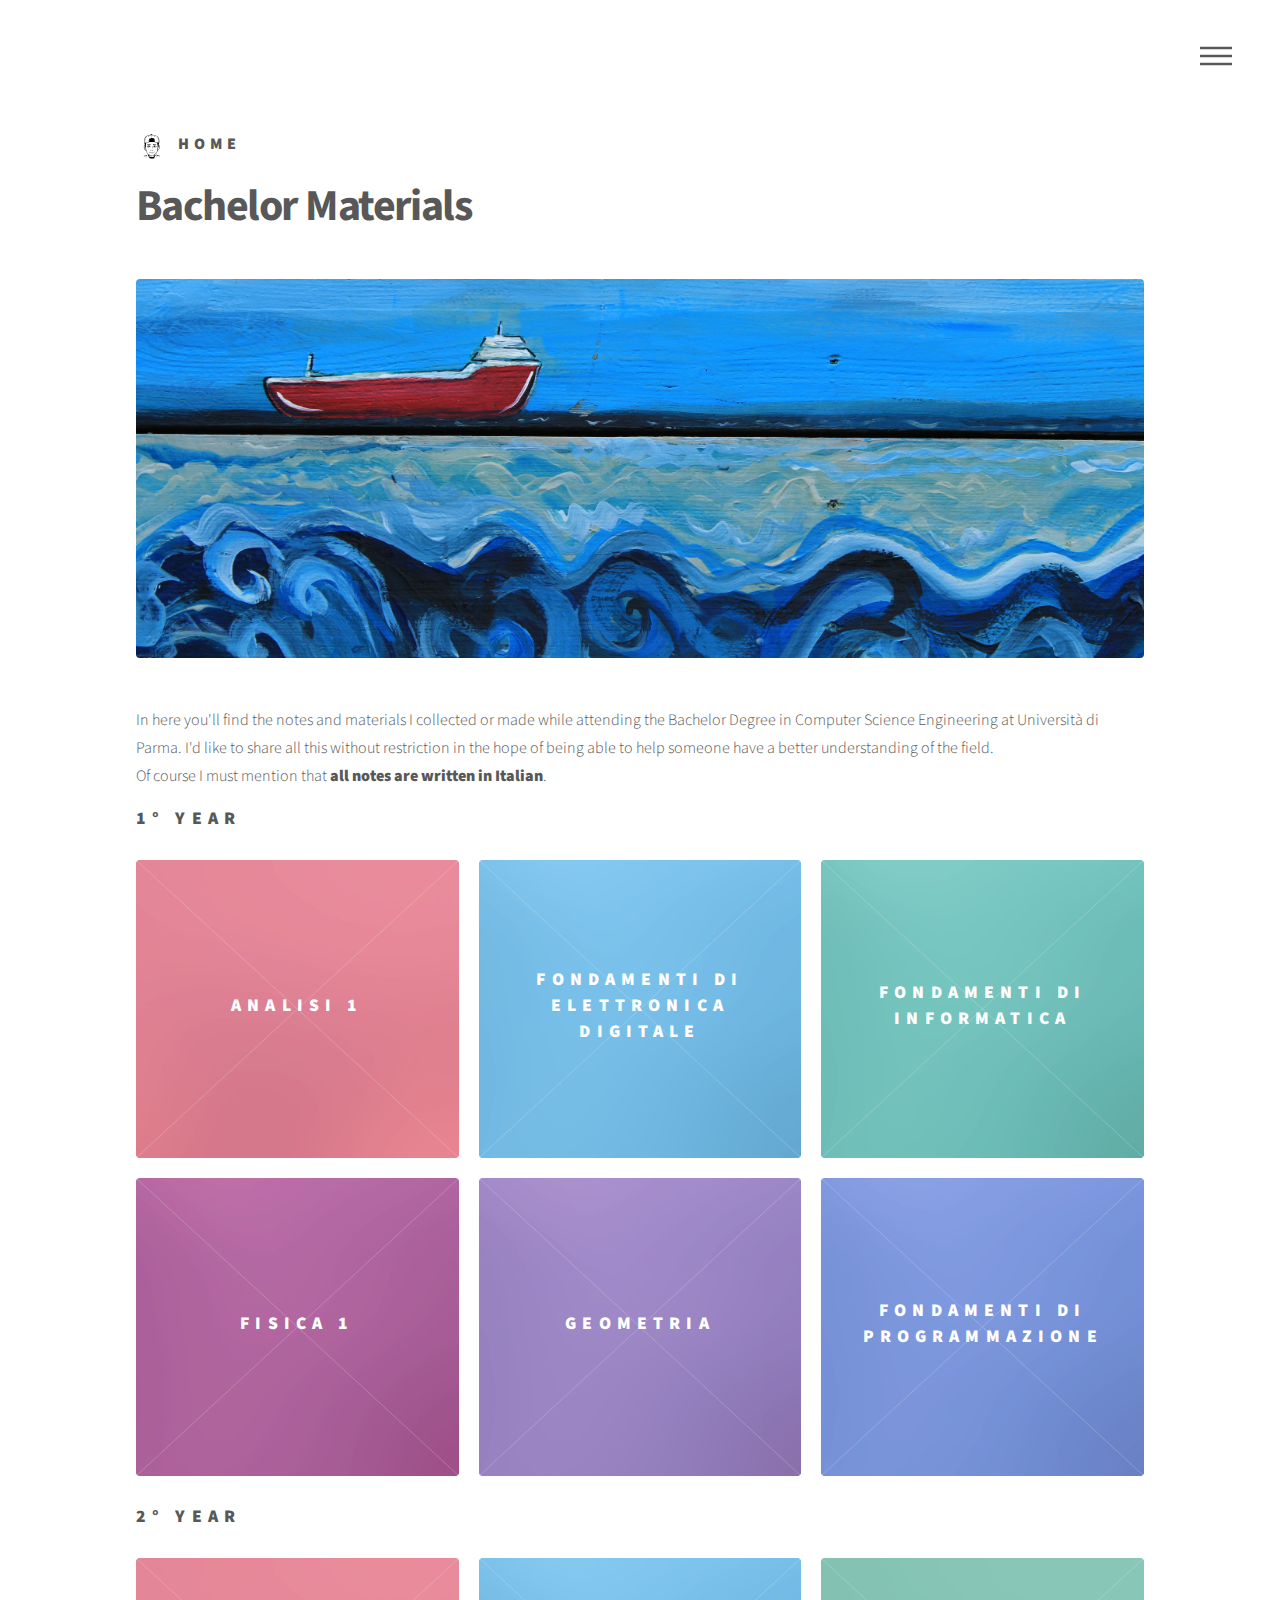
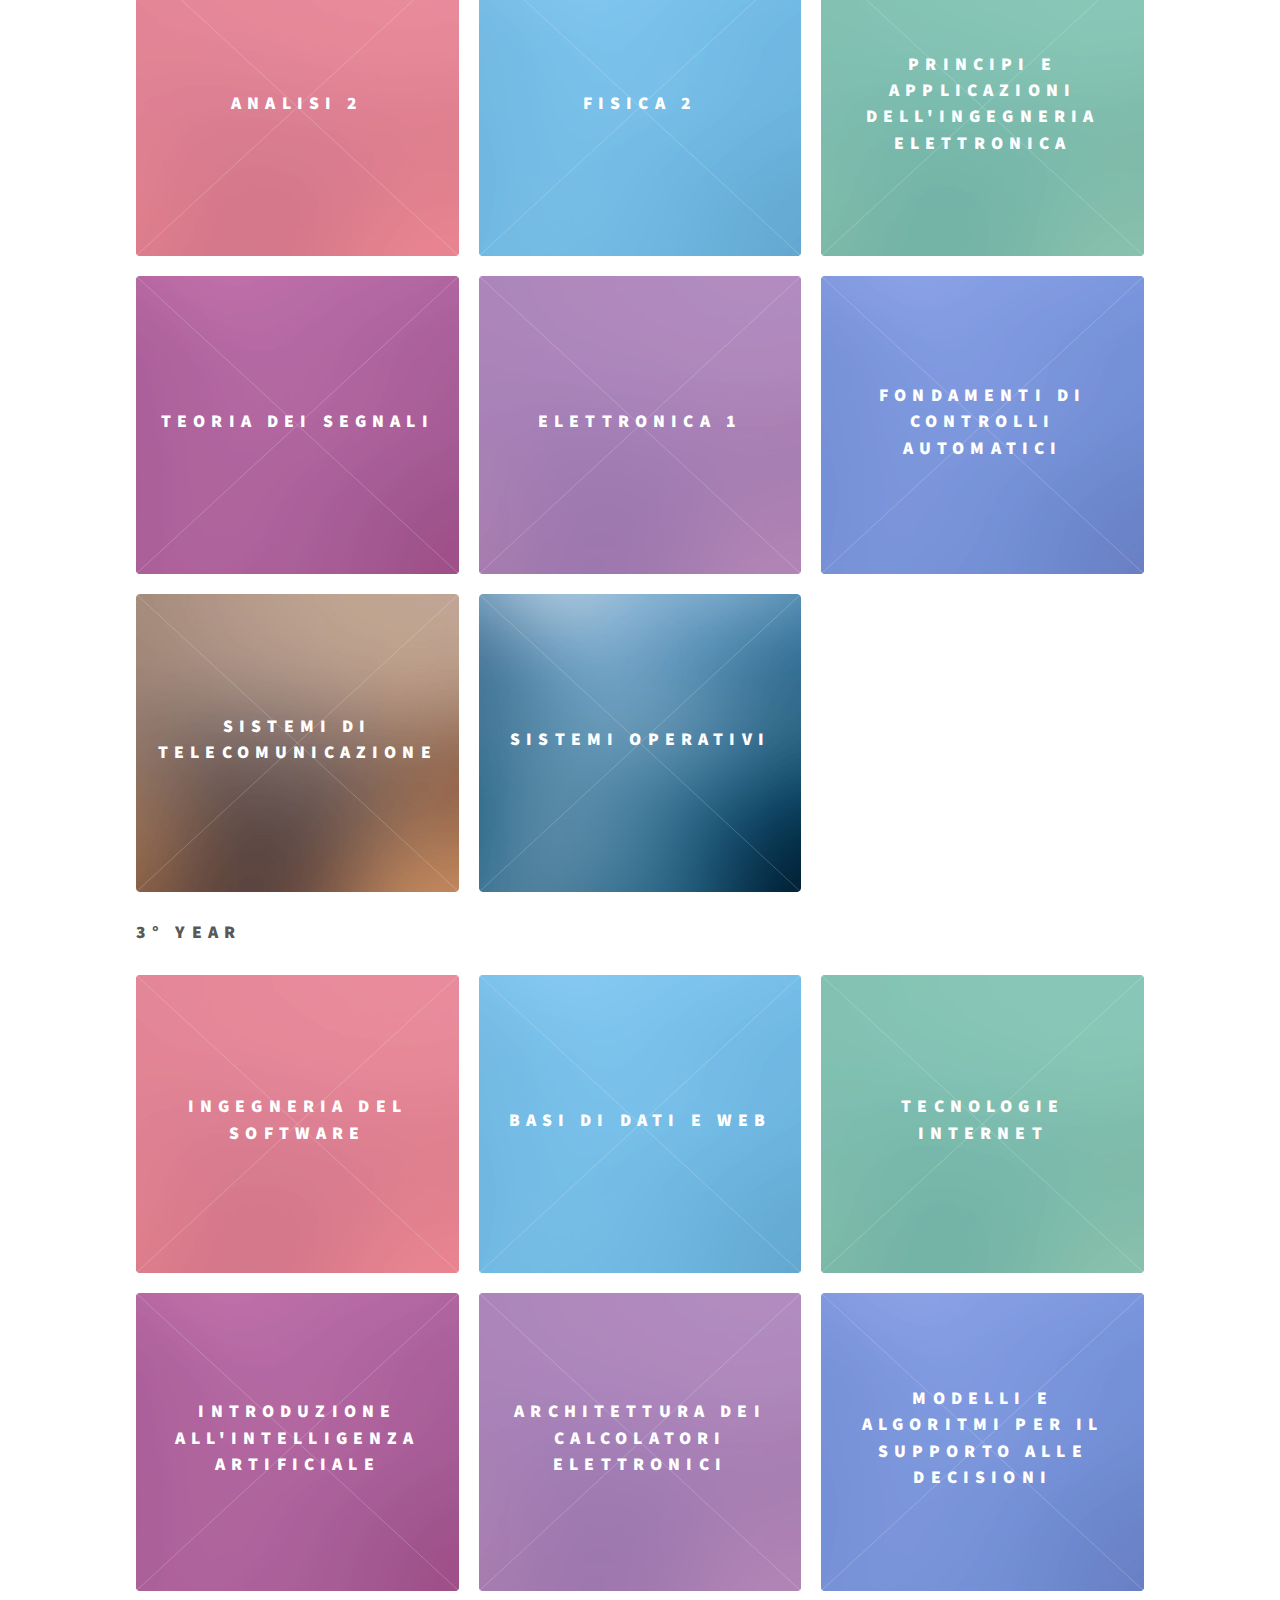
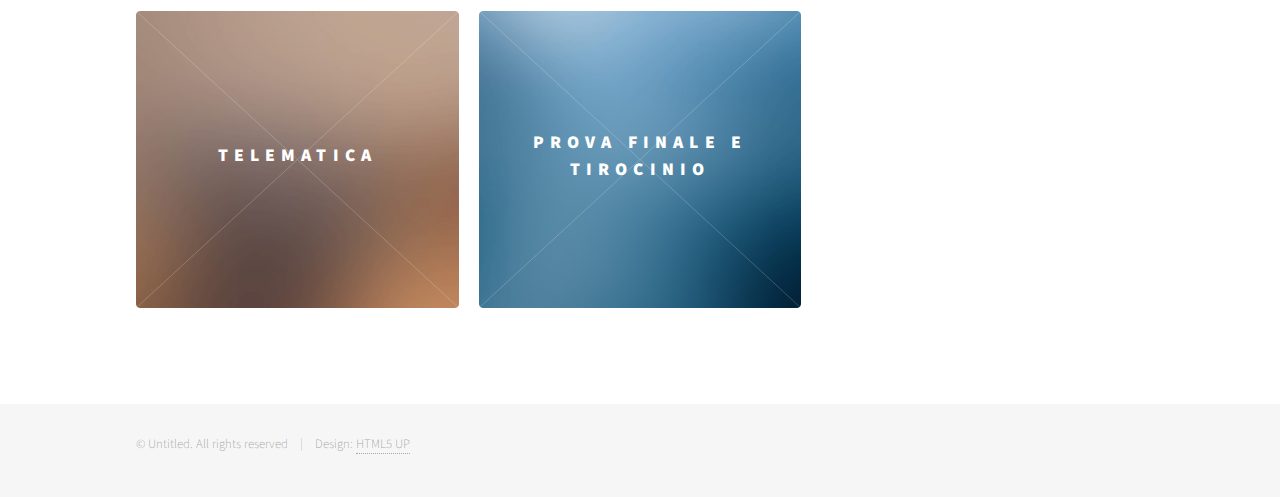
<file: bachelor.html>
<!DOCTYPE HTML>
<!--
	Phantom by HTML5 UP
	html5up.net | @ajlkn
	Free for personal and commercial use under the CCA 3.0 license (html5up.net/license)
-->
<html>
	<head>
		<title>Lorenzo Cipelli - Bachelor</title>
		<meta charset="utf-8" />
		<meta name="viewport" content="width=device-width, initial-scale=1, user-scalable=no" />
		<link rel="stylesheet" href="assets/css/main.css" />
		<link rel="icon" href="images/logo.svg">
		<noscript><link rel="stylesheet" href="assets/css/noscript.css" /></noscript>
	</head>
	<body class="is-preload">
		<!-- Wrapper -->
			<div id="wrapper">

				<!-- Header -->
					<header id="header">
						<div class="inner">

							<!-- Logo -->
								<a href="index.html" class="logo">
									<span class="symbol"><img src="images/logo.svg" alt="" /></span><span class="title">Home</span>
								</a>

							<!-- Nav -->
								<nav>
									<ul>
										<li><a href="#menu">Menu</a></li>
									</ul>
								</nav>

						</div>
					</header>

				<!-- Menu -->
					<nav id="menu">
						<h2>Menu</h2>
						<ul>
							<br>
							<li><a href="index.html">Home</a></li>
							<li><a href="index.html">About</a></li>
							<li><a href="master.html">Master notes</a></li>
							<li><a href="photograpy.html">Photography</a></li>
						</ul>
					</nav>

				<!-- Main -->
					<div id="main">
						<div class="inner">
							<h1>Bachelor Materials</h1>
							<span class="image main"><img src="images/bachelor_main.jpg" alt="" /></span>
							<p>In here you'll find the notes and materials I collected or made while attending the Bachelor Degree in Computer Science Engineering at Università di Parma.
								I'd like to share all this without restriction in the hope of being able to help someone have a better understanding of the field.<br>
								Of course I must mention that <b>all notes are written in Italian</b>.
							</p>
							<h2>1° Year</h2><br>
							<section class="tiles">
								<article class="style1">
									<span class="image">
										<img src="images/pic01.jpg" alt="" />
									</span>
									<a href="https://drive.google.com/drive/folders/1julJyJxume6boD4DOuP1mffgmWfn9rQG?usp=sharing">
										<h2>Analisi 1</h2>
										<div class="content">
											<p>Professor: Mucci Domenico<br>empty</p>
										</div>
									</a>
								</article>
								<article class="style2">
									<span class="image">
										<img src="images/pic02.jpg" alt="" />
									</span>
									<a href="https://drive.google.com/drive/folders/13Ulpi3omrQnzrTihb2R-IahB1NxCLKiG?usp=sharing">
										<h2>Fondamenti di Elettronica Digitale</h2>
										<div class="content">
											<p>Professor: Sozzi Giovanna<br>empty</p>
										</div>
									</a>
								</article>
								<article class="style3">
									<span class="image">
										<img src="images/pic02.jpg" alt="" />
									</span>
									<a href="https://drive.google.com/drive/folders/1RNmmcLv-NumCdKxykZQ5jCkuhCkgkV6L?usp=sharing">
										<h2>Fondamenti di Informatica</h2>
										<div class="content">
											<p>Professor: Tomaiuolo Michele</p>
										</div>
									</a>
								</article>
								</article>
								<article class="style4">
									<span class="image">
										<img src="images/pic02.jpg" alt="" />
									</span>
									<a href="https://drive.google.com/drive/folders/1eBri5oDT99MDEIP-7aqTcojUraqm1mHx?usp=sharing">
										<h2>Fisica 1</h2>
										<div class="content">
											<p>Professor: Wimberger Marcel</p>
										</div>
									</a>
								</article>
								</article>
								<article class="style5">
									<span class="image">
										<img src="images/pic02.jpg" alt="" />
									</span>
									<a href="https://drive.google.com/drive/folders/1SgfKles3ZUBkGCu1qomrvqELaBYToOeO?usp=sharing">
										<h2>Geometria</h2>
										<div class="content">
											<p>Professor: Saracco Alberto</p>
										</div>
									</a>
								</article>
								</article>
								<article class="style6">
									<span class="image">
										<img src="images/pic02.jpg" alt="" />
									</span>
									<a href="https://drive.google.com/drive/folders/1N2X2DnJipcqp6Lx1CI_VZ3RXY9zKzwQl?usp=sharing">
										<h2>Fondamenti di Programmazione</h2>
										<div class="content">
											<p>Professor: Aleotti Jacopo</p>
										</div>
									</a>
								</article>
							</section><br>
							<h2>2° Year</h2><br>
							<section class="tiles">
								<article class="style1">
									<span class="image">
										<img src="images/pic01.jpg" alt="" />
									</span>
									<a href="https://drive.google.com/drive/folders/1tx6CwZrjH0GzpsGQG49gm42OIOERzemb?usp=sharing">
										<h2>Analisi 2</h2>
										<div class="content">
											<p>Professor: Lorenzi Luca</p>
										</div>
									</a>
								</article>
								<article class="style2">
									<span class="image">
										<img src="images/pic02.jpg" alt="" />
									</span>
									<a href="https://drive.google.com/drive/folders/1Ez6BzIVhEPm3-iYRWwqvG41iNx9eULU3?usp=sharing">
										<h2>Fisica 2</h2>
										<div class="content">
											<p>Professor: Ghidini Massimo</p>
										</div>
									</a>
								</article>
								<article class="style3">
									<span class="image">
										<img src="images/pic01.jpg" alt="" />
									</span>
									<a href="">
										<h2>Principi e Applicazioni dell'ingegneria Elettronica</h2>
										<div class="content">
											<p>Professor: Concari Carlo</p>
										</div>
									</a>
								</article>
								<article class="style4">
									<span class="image">
										<img src="images/pic02.jpg" alt="" />
									</span>
									<a href="https://drive.google.com/drive/folders/1H90biYovV6eYdJG4u0o2pZTp-7SRi7yy?usp=sharing">
										<h2>Teoria dei Segnali</h2>
										<div class="content">
											<p>Professor: Vennucci Armando</p>
										</div>
									</a>
								</article>
								<article class="style5">
									<span class="image">
										<img src="images/pic01.jpg" alt="" />
									</span>
									<a href="https://drive.google.com/drive/folders/1cNpcJJpG0VITJXwk1fjmZXIY40v6ArdG?usp=sharing">
										<h2>Elettronica 1</h2>
										<div class="content">
											<p>Professor: Ciampolini Paolo</p>
										</div>
									</a>
								</article>
								<article class="style6">
									<span class="image">
										<img src="images/pic02.jpg" alt="" />
									</span>
									<a href="https://drive.google.com/drive/folders/1h5p61fka6xqv9t8m5fRSpFSNJVdx8YEq?usp=sharing">
										<h2>Fondamenti di Controlli Automatici</h2>
										<div class="content">
											<p>Professor: Piazzi Aurelio</p>
										</div>
									</a>
								</article>
								<article class="style7">
									<span class="image">
										<img src="images/pic01.jpg" alt="" />
									</span>
									<a href="https://drive.google.com/drive/folders/1snLnbFpld-mIDHVtL1MpDLnKaCQaRE2m?usp=sharing">
										<h2>Sistemi di Telecomunicazione</h2>
										<div class="content">
											<p>Professor: Serena Paolo</p>
										</div>
									</a>
								</article>
								<article class="style8">
									<span class="image">
										<img src="images/pic02.jpg" alt="" />
									</span>
									<a href="https://drive.google.com/drive/folders/1ltgCOIn3gPuaKB6iEXgwmlaVG4Rc8SHW?usp=sharing">
										<h2>Sistemi Operativi</h2>
										<div class="content">
											<p>Professor: Zanichelli Francesco</p>
										</div>
									</a>
								</article>
							</section><br>
							<h2>3° Year</h2><br>
							<section class="tiles">
								<article class="style1">
									<span class="image">
										<img src="images/pic01.jpg" alt="" />
									</span>
									<a href="https://drive.google.com/drive/folders/16GEf8zkDjT0D8t7-P1A8AiAqzKPfo3EY?usp=sharing">
										<h2>Ingegneria del Software</h2>
										<div class="content">
											<p>Professor: Poggi Agostino</p>
										</div>
									</a>
								</article>
								<article class="style2">
									<span class="image">
										<img src="images/pic02.jpg" alt="" />
									</span>
									<a href="https://drive.google.com/drive/folders/1Fn3rDM2RXADTznlbv99uMqfmHsZS79x6?usp=sharing">
										<h2>Basi di Dati e Web</h2>
										<div class="content">
											<p>Professor: Cagnoni Stefano</p>
										</div>
									</a>
								</article>
								<article class="style3">
									<span class="image">
										<img src="images/pic01.jpg" alt="" />
									</span>
									<a href="https://drive.google.com/drive/folders/1ilLeK6L5ydZaULyUK4gIWqZIjuaRp2Ff?usp=sharing">
										<h2>Tecnologie Internet</h2>
										<div class="content">
											<p>Professor: Amoretti Michele</p>
										</div>
									</a>
								</article>
								<article class="style4">
									<span class="image">
										<img src="images/pic02.jpg" alt="" />
									</span>
									<a href="https://drive.google.com/drive/folders/1blDmPUfRzxqTf3swn7FDIYggIRJNhn7j?usp=sharing">
										<h2>Introduzione all'Intelligenza Artificiale</h2>
										<div class="content">
											<p>Professor: Lombardo Gianfranco</p>
										</div>
									</a>
								</article>
								<article class="style5">
									<span class="image">
										<img src="images/pic01.jpg" alt="" />
									</span>
									<a href="https://drive.google.com/drive/folders/1_HUiUkHsUN1DKugak0i91s8Iua7_tXm6?usp=sharing">
										<h2>Architettura dei Calcolatori Elettronici</h2>
										<div class="content">
											<p>Professor: Prati Andrea</p>
										</div>
									</a>
								</article>
								<article class="style6">
									<span class="image">
										<img src="images/pic02.jpg" alt="" />
									</span>
									<a href="https://drive.google.com/drive/folders/1Tq1K5wuaPm-YcyjNK-Cc53txO9KccpVa?usp=sharing">
										<h2>Modelli e Algoritmi per il supporto alle decisioni</h2>
										<div class="content">
											<p>Professor: Locatelli Marco</p>
										</div>
									</a>
								</article>
								<article class="style7">
									<span class="image">
										<img src="images/pic01.jpg" alt="" />
									</span>
									<a href="https://drive.google.com/drive/folders/1W4CB3bLuWx6f1_8-_SgesA4DNF8FHPFq?usp=sharing">
										<h2>Telematica</h2>
										<div class="content">
											<p>Professor: Davoli Luca</p>
										</div>
									</a>
								</article>
								<article class="style8">
									<span class="image">
										<img src="images/pic02.jpg" alt="" />
									</span>
									<a href="https://drive.google.com/file/d/1KC_b9sEmUjdn7amg_S6ZNOOCOeGEV1QG/view?usp=sharing">
										<h2>Prova Finale e Tirocinio</h2>
										<div class="content">
											<p>Supervisor: Lombardo Gianfranco</p>
										</div>
									</a>
								</article>
							</section>
						</div>
					</div>

				<!-- Footer -->
				<footer id="footer">
					<div class="inner">
						<ul class="copyright">
							<li>&copy; Untitled. All rights reserved</li><li>Design: <a href="http://html5up.net">HTML5 UP</a></li>
						</ul>
					</div>
				</footer>

			</div>

		<!-- Scripts -->
			<script src="assets/js/jquery.min.js"></script>
			<script src="assets/js/browser.min.js"></script>
			<script src="assets/js/breakpoints.min.js"></script>
			<script src="assets/js/util.js"></script>
			<script src="assets/js/main.js"></script>

	</body>
</html>
</file>
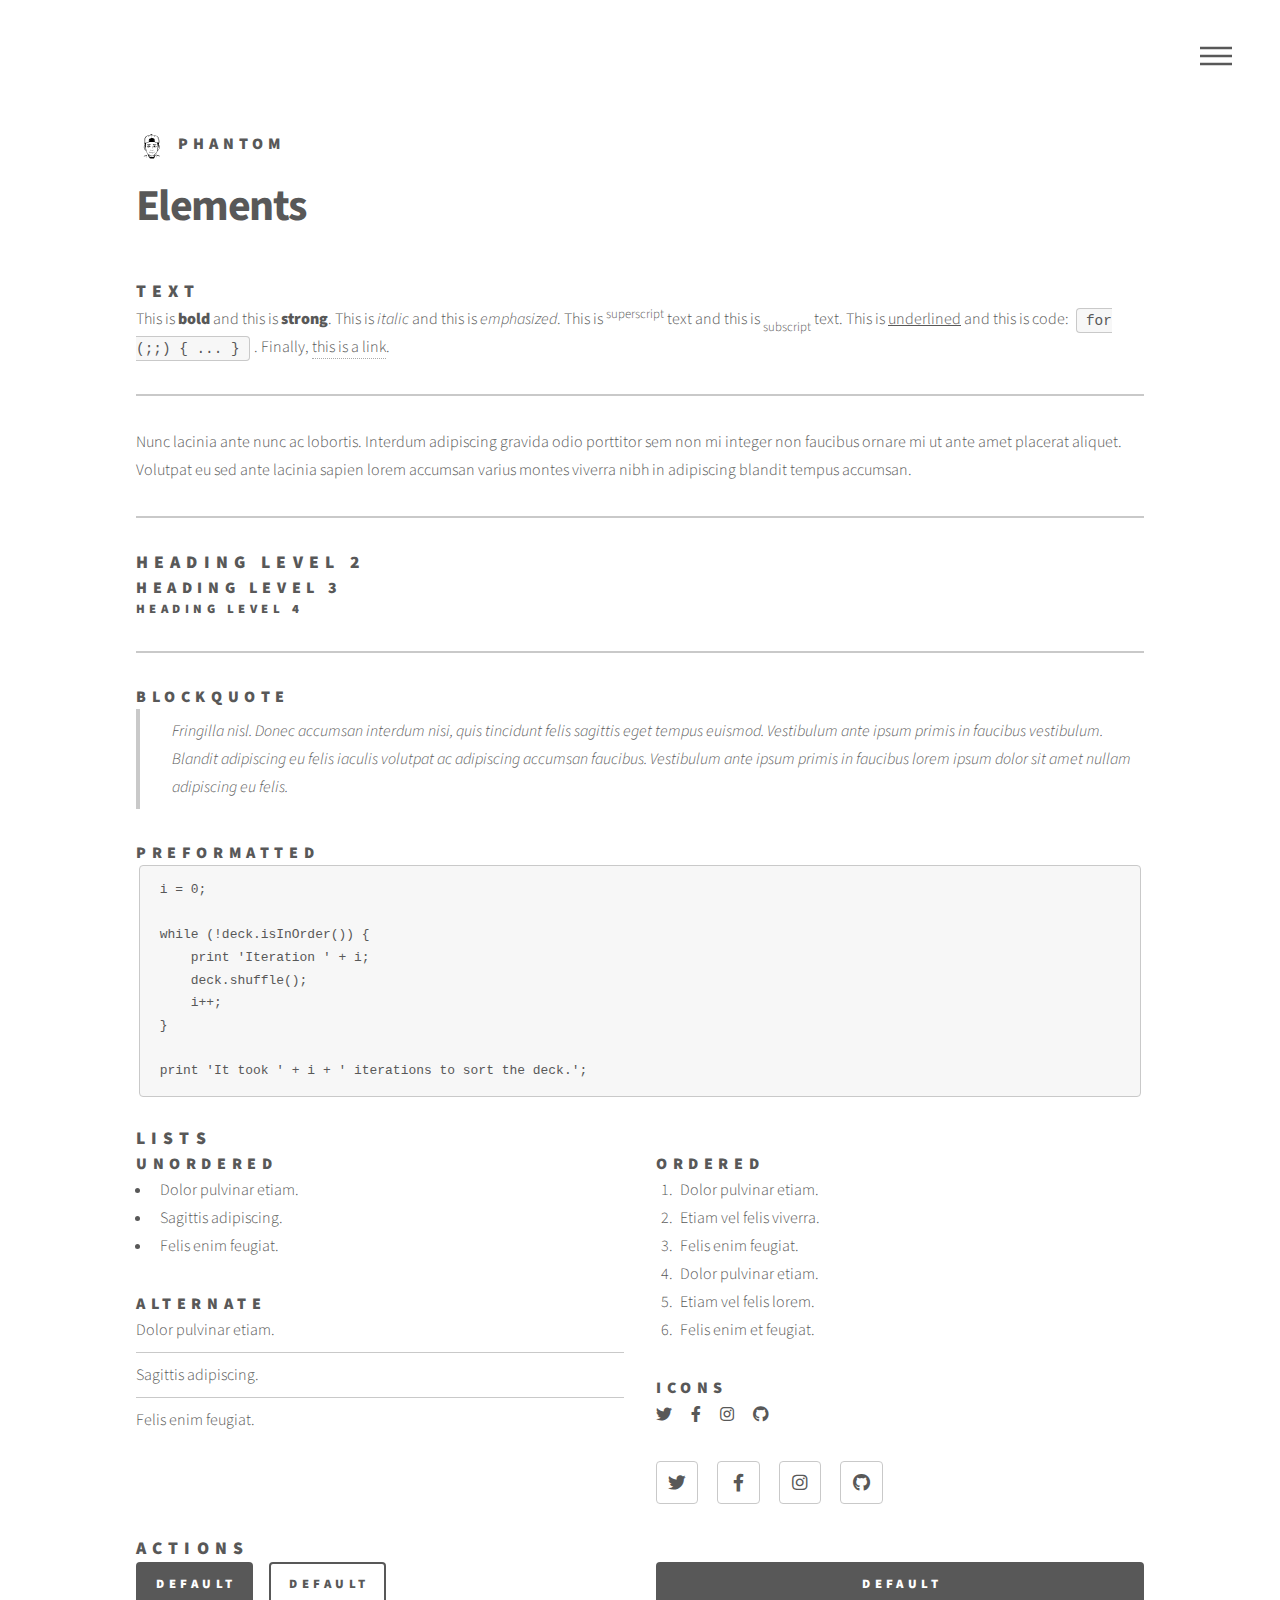
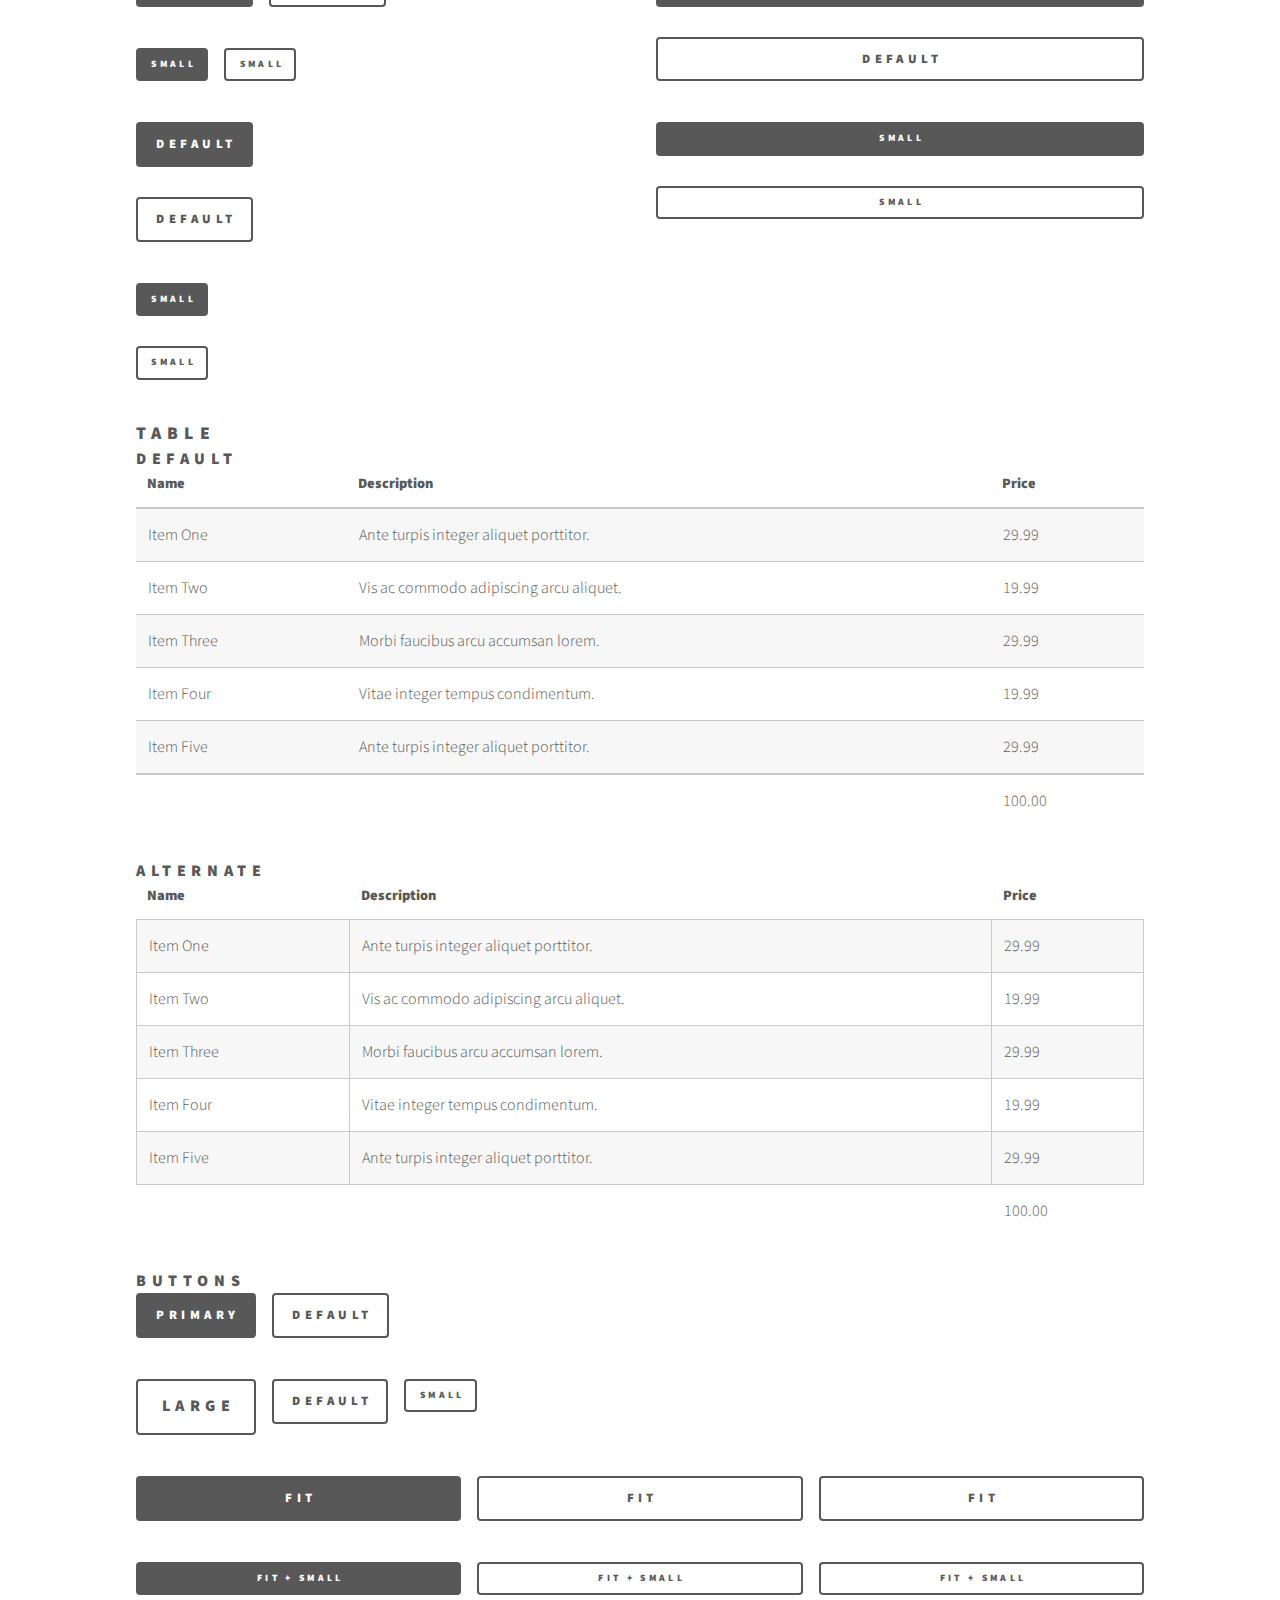
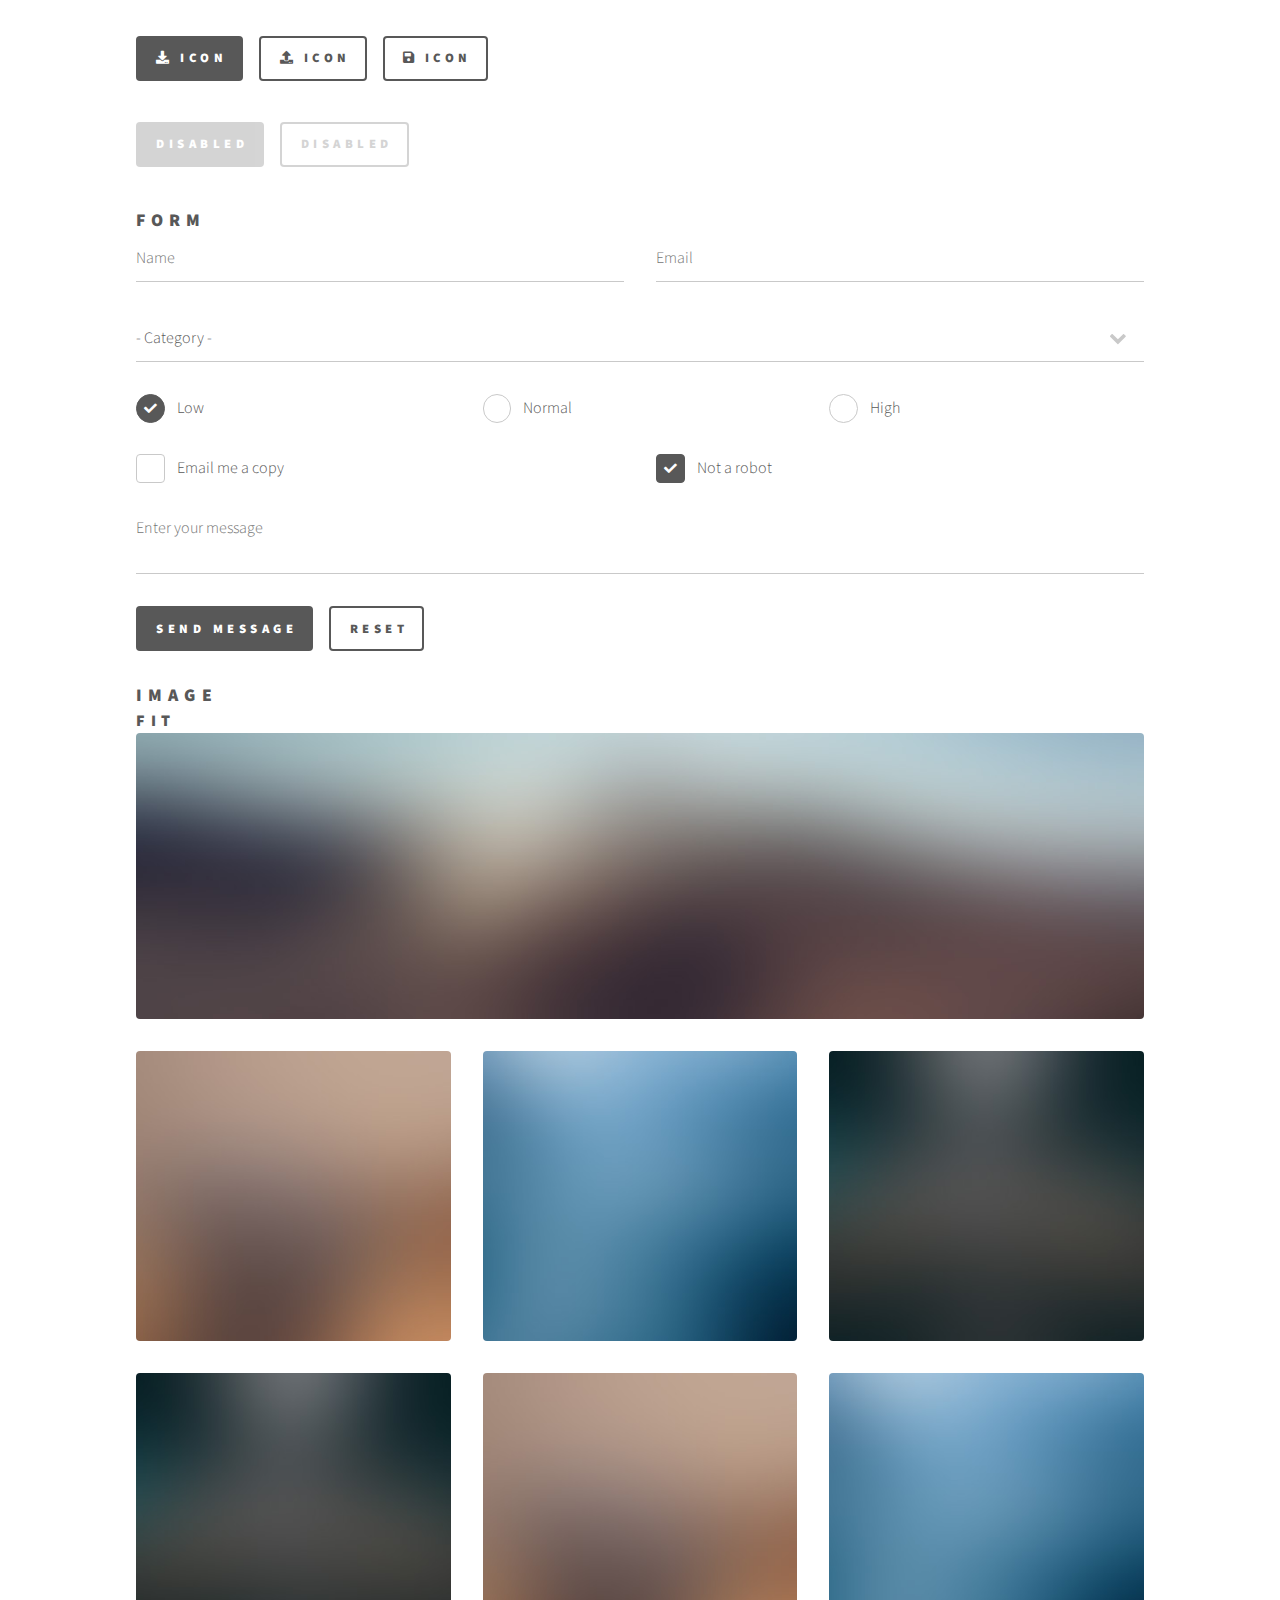
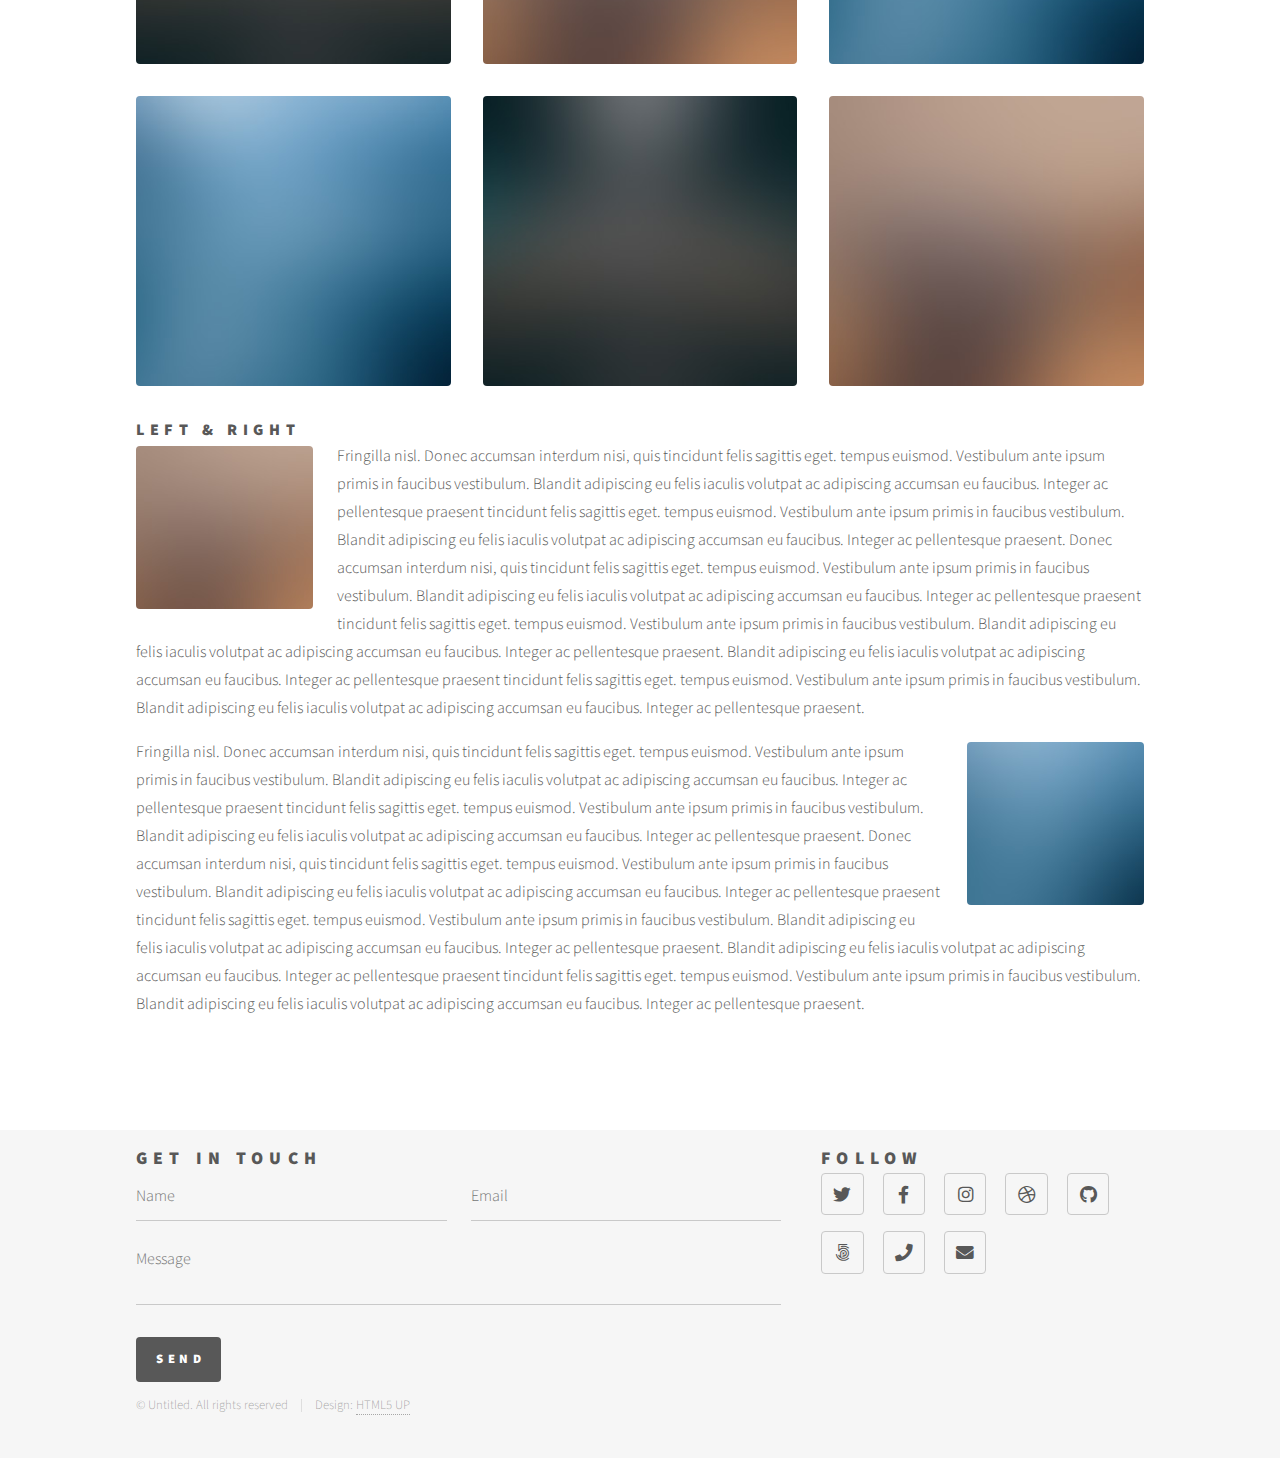
<file: elements.html>
<!DOCTYPE HTML>
<!--
	Phantom by HTML5 UP
	html5up.net | @ajlkn
	Free for personal and commercial use under the CCA 3.0 license (html5up.net/license)
-->
<html>
	<head>
		<title>Elements - Phantom by HTML5 UP</title>
		<meta charset="utf-8" />
		<meta name="viewport" content="width=device-width, initial-scale=1, user-scalable=no" />
		<link rel="stylesheet" href="assets/css/main.css" />
		<noscript><link rel="stylesheet" href="assets/css/noscript.css" /></noscript>
	</head>
	<body class="is-preload">
		<!-- Wrapper -->
			<div id="wrapper">

				<!-- Header -->
					<header id="header">
						<div class="inner">

							<!-- Logo -->
								<a href="index.html" class="logo">
									<span class="symbol"><img src="images/logo.svg" alt="" /></span><span class="title">Phantom</span>
								</a>

							<!-- Nav -->
								<nav>
									<ul>
										<li><a href="#menu">Menu</a></li>
									</ul>
								</nav>

						</div>
					</header>

				<!-- Menu -->
					<nav id="menu">
						<h2>Menu</h2>
						<ul>
							<li><a href="index.html">Home</a></li>
							<li><a href="generic.html">Ipsum veroeros</a></li>
							<li><a href="generic.html">Tempus etiam</a></li>
							<li><a href="generic.html">Consequat dolor</a></li>
							<li><a href="elements.html">Elements</a></li>
						</ul>
					</nav>

				<!-- Main -->
					<div id="main">
						<div class="inner">
							<h1>Elements</h1>

							<!-- Text -->
								<section>
									<h2>Text</h2>
									<p>This is <b>bold</b> and this is <strong>strong</strong>. This is <i>italic</i> and this is <em>emphasized</em>.
									This is <sup>superscript</sup> text and this is <sub>subscript</sub> text.
									This is <u>underlined</u> and this is code: <code>for (;;) { ... }</code>. Finally, <a href="#">this is a link</a>.</p>
									<hr />
									<p>Nunc lacinia ante nunc ac lobortis. Interdum adipiscing gravida odio porttitor sem non mi integer non faucibus ornare mi ut ante amet placerat aliquet. Volutpat eu sed ante lacinia sapien lorem accumsan varius montes viverra nibh in adipiscing blandit tempus accumsan.</p>
									<hr />
									<h2>Heading Level 2</h2>
									<h3>Heading Level 3</h3>
									<h4>Heading Level 4</h4>
									<hr />
									<h3>Blockquote</h3>
									<blockquote>Fringilla nisl. Donec accumsan interdum nisi, quis tincidunt felis sagittis eget tempus euismod. Vestibulum ante ipsum primis in faucibus vestibulum. Blandit adipiscing eu felis iaculis volutpat ac adipiscing accumsan faucibus. Vestibulum ante ipsum primis in faucibus lorem ipsum dolor sit amet nullam adipiscing eu felis.</blockquote>
									<h3>Preformatted</h3>
									<pre><code>i = 0;

while (!deck.isInOrder()) {
    print 'Iteration ' + i;
    deck.shuffle();
    i++;
}

print 'It took ' + i + ' iterations to sort the deck.';</code></pre>
								</section>

							<!-- Lists -->
								<section>
									<h2>Lists</h2>
									<div class="row">
										<div class="col-6 col-12-medium">
											<h3>Unordered</h3>
											<ul>
												<li>Dolor pulvinar etiam.</li>
												<li>Sagittis adipiscing.</li>
												<li>Felis enim feugiat.</li>
											</ul>
											<h3>Alternate</h3>
											<ul class="alt">
												<li>Dolor pulvinar etiam.</li>
												<li>Sagittis adipiscing.</li>
												<li>Felis enim feugiat.</li>
											</ul>
										</div>
										<div class="col-6 col-12-medium">
											<h3>Ordered</h3>
											<ol>
												<li>Dolor pulvinar etiam.</li>
												<li>Etiam vel felis viverra.</li>
												<li>Felis enim feugiat.</li>
												<li>Dolor pulvinar etiam.</li>
												<li>Etiam vel felis lorem.</li>
												<li>Felis enim et feugiat.</li>
											</ol>
											<h3>Icons</h3>
											<ul class="icons">
												<li><a href="#" class="icon brands style1 fa-twitter"><span class="label">Twitter</span></a></li>
												<li><a href="#" class="icon brands style1 fa-facebook-f"><span class="label">Facebook</span></a></li>
												<li><a href="#" class="icon brands style1 fa-instagram"><span class="label">Instagram</span></a></li>
												<li><a href="#" class="icon brands style1 fa-github"><span class="label">Github</span></a></li>
											</ul>
											<ul class="icons">
												<li><a href="#" class="icon brands style2 fa-twitter"><span class="label">Twitter</span></a></li>
												<li><a href="#" class="icon brands style2 fa-facebook-f"><span class="label">Facebook</span></a></li>
												<li><a href="#" class="icon brands style2 fa-instagram"><span class="label">Instagram</span></a></li>
												<li><a href="#" class="icon brands style2 fa-github"><span class="label">Github</span></a></li>
											</ul>
										</div>
									</div>
									<h2>Actions</h2>
									<div class="row">
										<div class="col-6 col-12-medium">
											<ul class="actions">
												<li><a href="#" class="button primary">Default</a></li>
												<li><a href="#" class="button">Default</a></li>
											</ul>
											<ul class="actions small">
												<li><a href="#" class="button primary small">Small</a></li>
												<li><a href="#" class="button small">Small</a></li>
											</ul>
											<ul class="actions stacked">
												<li><a href="#" class="button primary">Default</a></li>
												<li><a href="#" class="button">Default</a></li>
											</ul>
											<ul class="actions stacked">
												<li><a href="#" class="button primary small">Small</a></li>
												<li><a href="#" class="button small">Small</a></li>
											</ul>
										</div>
										<div class="col-6 col-12-medium">
											<ul class="actions stacked">
												<li><a href="#" class="button primary fit">Default</a></li>
												<li><a href="#" class="button fit">Default</a></li>
											</ul>
											<ul class="actions stacked">
												<li><a href="#" class="button primary small fit">Small</a></li>
												<li><a href="#" class="button small fit">Small</a></li>
											</ul>
										</div>
									</div>
								</section>

							<!-- Table -->
								<section>
									<h2>Table</h2>
									<h3>Default</h3>
									<div class="table-wrapper">
										<table>
											<thead>
												<tr>
													<th>Name</th>
													<th>Description</th>
													<th>Price</th>
												</tr>
											</thead>
											<tbody>
												<tr>
													<td>Item One</td>
													<td>Ante turpis integer aliquet porttitor.</td>
													<td>29.99</td>
												</tr>
												<tr>
													<td>Item Two</td>
													<td>Vis ac commodo adipiscing arcu aliquet.</td>
													<td>19.99</td>
												</tr>
												<tr>
													<td>Item Three</td>
													<td> Morbi faucibus arcu accumsan lorem.</td>
													<td>29.99</td>
												</tr>
												<tr>
													<td>Item Four</td>
													<td>Vitae integer tempus condimentum.</td>
													<td>19.99</td>
												</tr>
												<tr>
													<td>Item Five</td>
													<td>Ante turpis integer aliquet porttitor.</td>
													<td>29.99</td>
												</tr>
											</tbody>
											<tfoot>
												<tr>
													<td colspan="2"></td>
													<td>100.00</td>
												</tr>
											</tfoot>
										</table>
									</div>

									<h3>Alternate</h3>
									<div class="table-wrapper">
										<table class="alt">
											<thead>
												<tr>
													<th>Name</th>
													<th>Description</th>
													<th>Price</th>
												</tr>
											</thead>
											<tbody>
												<tr>
													<td>Item One</td>
													<td>Ante turpis integer aliquet porttitor.</td>
													<td>29.99</td>
												</tr>
												<tr>
													<td>Item Two</td>
													<td>Vis ac commodo adipiscing arcu aliquet.</td>
													<td>19.99</td>
												</tr>
												<tr>
													<td>Item Three</td>
													<td> Morbi faucibus arcu accumsan lorem.</td>
													<td>29.99</td>
												</tr>
												<tr>
													<td>Item Four</td>
													<td>Vitae integer tempus condimentum.</td>
													<td>19.99</td>
												</tr>
												<tr>
													<td>Item Five</td>
													<td>Ante turpis integer aliquet porttitor.</td>
													<td>29.99</td>
												</tr>
											</tbody>
											<tfoot>
												<tr>
													<td colspan="2"></td>
													<td>100.00</td>
												</tr>
											</tfoot>
										</table>
									</div>
								</section>

							<!-- Buttons -->
								<section>
									<h3>Buttons</h3>
									<ul class="actions">
										<li><a href="#" class="button primary">Primary</a></li>
										<li><a href="#" class="button">Default</a></li>
									</ul>
									<ul class="actions">
										<li><a href="#" class="button large">Large</a></li>
										<li><a href="#" class="button">Default</a></li>
										<li><a href="#" class="button small">Small</a></li>
									</ul>
									<ul class="actions fit">
										<li><a href="#" class="button primary fit">Fit</a></li>
										<li><a href="#" class="button fit">Fit</a></li>
										<li><a href="#" class="button fit">Fit</a></li>
									</ul>
									<ul class="actions fit small">
										<li><a href="#" class="button primary fit small">Fit + Small</a></li>
										<li><a href="#" class="button fit small">Fit + Small</a></li>
										<li><a href="#" class="button fit small">Fit + Small</a></li>
									</ul>
									<ul class="actions">
										<li><a href="#" class="button primary icon solid fa-download">Icon</a></li>
										<li><a href="#" class="button icon solid fa-upload">Icon</a></li>
										<li><a href="#" class="button icon solid fa-save">Icon</a></li>
									</ul>
									<ul class="actions">
										<li><span class="button primary disabled">Disabled</span></li>
										<li><span class="button disabled">Disabled</span></li>
									</ul>
								</section>

							<!-- Form -->
								<section>
									<h2>Form</h2>
									<form method="post" action="#">
										<div class="row gtr-uniform">
											<div class="col-6 col-12-xsmall">
												<input type="text" name="demo-name" id="demo-name" value="" placeholder="Name" />
											</div>
											<div class="col-6 col-12-xsmall">
												<input type="email" name="demo-email" id="demo-email" value="" placeholder="Email" />
											</div>
											<div class="col-12">
												<select name="demo-category" id="demo-category">
													<option value="">- Category -</option>
													<option value="1">Manufacturing</option>
													<option value="1">Shipping</option>
													<option value="1">Administration</option>
													<option value="1">Human Resources</option>
												</select>
											</div>
											<div class="col-4 col-12-small">
												<input type="radio" id="demo-priority-low" name="demo-priority" checked>
												<label for="demo-priority-low">Low</label>
											</div>
											<div class="col-4 col-12-small">
												<input type="radio" id="demo-priority-normal" name="demo-priority">
												<label for="demo-priority-normal">Normal</label>
											</div>
											<div class="col-4 col-12-small">
												<input type="radio" id="demo-priority-high" name="demo-priority">
												<label for="demo-priority-high">High</label>
											</div>
											<div class="col-6 col-12-small">
												<input type="checkbox" id="demo-copy" name="demo-copy">
												<label for="demo-copy">Email me a copy</label>
											</div>
											<div class="col-6 col-12-small">
												<input type="checkbox" id="demo-human" name="demo-human" checked>
												<label for="demo-human">Not a robot</label>
											</div>
											<div class="col-12">
												<textarea name="demo-message" id="demo-message" placeholder="Enter your message" rows="6"></textarea>
											</div>
											<div class="col-12">
												<ul class="actions">
													<li><input type="submit" value="Send Message" class="primary" /></li>
													<li><input type="reset" value="Reset" /></li>
												</ul>
											</div>
										</div>
									</form>
								</section>

							<!-- Image -->
								<section>
									<h2>Image</h2>
									<h3>Fit</h3>
									<div class="box alt">
										<div class="row gtr-uniform">
											<div class="col-12"><span class="image fit"><img src="images/pic13.jpg" alt="" /></span></div>
											<div class="col-4"><span class="image fit"><img src="images/pic01.jpg" alt="" /></span></div>
											<div class="col-4"><span class="image fit"><img src="images/pic02.jpg" alt="" /></span></div>
											<div class="col-4"><span class="image fit"><img src="images/pic03.jpg" alt="" /></span></div>
											<div class="col-4"><span class="image fit"><img src="images/pic03.jpg" alt="" /></span></div>
											<div class="col-4"><span class="image fit"><img src="images/pic01.jpg" alt="" /></span></div>
											<div class="col-4"><span class="image fit"><img src="images/pic02.jpg" alt="" /></span></div>
											<div class="col-4"><span class="image fit"><img src="images/pic02.jpg" alt="" /></span></div>
											<div class="col-4"><span class="image fit"><img src="images/pic03.jpg" alt="" /></span></div>
											<div class="col-4"><span class="image fit"><img src="images/pic01.jpg" alt="" /></span></div>
										</div>
									</div>
									<h3>Left &amp; Right</h3>
									<p><span class="image left"><img src="images/pic14.jpg" alt="" /></span>Fringilla nisl. Donec accumsan interdum nisi, quis tincidunt felis sagittis eget. tempus euismod. Vestibulum ante ipsum primis in faucibus vestibulum. Blandit adipiscing eu felis iaculis volutpat ac adipiscing accumsan eu faucibus. Integer ac pellentesque praesent tincidunt felis sagittis eget. tempus euismod. Vestibulum ante ipsum primis in faucibus vestibulum. Blandit adipiscing eu felis iaculis volutpat ac adipiscing accumsan eu faucibus. Integer ac pellentesque praesent. Donec accumsan interdum nisi, quis tincidunt felis sagittis eget. tempus euismod. Vestibulum ante ipsum primis in faucibus vestibulum. Blandit adipiscing eu felis iaculis volutpat ac adipiscing accumsan eu faucibus. Integer ac pellentesque praesent tincidunt felis sagittis eget. tempus euismod. Vestibulum ante ipsum primis in faucibus vestibulum. Blandit adipiscing eu felis iaculis volutpat ac adipiscing accumsan eu faucibus. Integer ac pellentesque praesent. Blandit adipiscing eu felis iaculis volutpat ac adipiscing accumsan eu faucibus. Integer ac pellentesque praesent tincidunt felis sagittis eget. tempus euismod. Vestibulum ante ipsum primis in faucibus vestibulum. Blandit adipiscing eu felis iaculis volutpat ac adipiscing accumsan eu faucibus. Integer ac pellentesque praesent.</p>
									<p><span class="image right"><img src="images/pic15.jpg" alt="" /></span>Fringilla nisl. Donec accumsan interdum nisi, quis tincidunt felis sagittis eget. tempus euismod. Vestibulum ante ipsum primis in faucibus vestibulum. Blandit adipiscing eu felis iaculis volutpat ac adipiscing accumsan eu faucibus. Integer ac pellentesque praesent tincidunt felis sagittis eget. tempus euismod. Vestibulum ante ipsum primis in faucibus vestibulum. Blandit adipiscing eu felis iaculis volutpat ac adipiscing accumsan eu faucibus. Integer ac pellentesque praesent. Donec accumsan interdum nisi, quis tincidunt felis sagittis eget. tempus euismod. Vestibulum ante ipsum primis in faucibus vestibulum. Blandit adipiscing eu felis iaculis volutpat ac adipiscing accumsan eu faucibus. Integer ac pellentesque praesent tincidunt felis sagittis eget. tempus euismod. Vestibulum ante ipsum primis in faucibus vestibulum. Blandit adipiscing eu felis iaculis volutpat ac adipiscing accumsan eu faucibus. Integer ac pellentesque praesent. Blandit adipiscing eu felis iaculis volutpat ac adipiscing accumsan eu faucibus. Integer ac pellentesque praesent tincidunt felis sagittis eget. tempus euismod. Vestibulum ante ipsum primis in faucibus vestibulum. Blandit adipiscing eu felis iaculis volutpat ac adipiscing accumsan eu faucibus. Integer ac pellentesque praesent.</p>
								</section>

						</div>
					</div>

				<!-- Footer -->
					<footer id="footer">
						<div class="inner">
							<section>
								<h2>Get in touch</h2>
								<form method="post" action="#">
									<div class="fields">
										<div class="field half">
											<input type="text" name="name" id="name" placeholder="Name" />
										</div>
										<div class="field half">
											<input type="email" name="email" id="email" placeholder="Email" />
										</div>
										<div class="field">
											<textarea name="message" id="message" placeholder="Message"></textarea>
										</div>
									</div>
									<ul class="actions">
										<li><input type="submit" value="Send" class="primary" /></li>
									</ul>
								</form>
							</section>
							<section>
								<h2>Follow</h2>
								<ul class="icons">
									<li><a href="#" class="icon brands style2 fa-twitter"><span class="label">Twitter</span></a></li>
									<li><a href="#" class="icon brands style2 fa-facebook-f"><span class="label">Facebook</span></a></li>
									<li><a href="#" class="icon brands style2 fa-instagram"><span class="label">Instagram</span></a></li>
									<li><a href="#" class="icon brands style2 fa-dribbble"><span class="label">Dribbble</span></a></li>
									<li><a href="#" class="icon brands style2 fa-github"><span class="label">GitHub</span></a></li>
									<li><a href="#" class="icon brands style2 fa-500px"><span class="label">500px</span></a></li>
									<li><a href="#" class="icon solid style2 fa-phone"><span class="label">Phone</span></a></li>
									<li><a href="#" class="icon solid style2 fa-envelope"><span class="label">Email</span></a></li>
								</ul>
							</section>
							<ul class="copyright">
								<li>&copy; Untitled. All rights reserved</li><li>Design: <a href="http://html5up.net">HTML5 UP</a></li>
							</ul>
						</div>
					</footer>

			</div>

		<!-- Scripts -->
			<script src="assets/js/jquery.min.js"></script>
			<script src="assets/js/browser.min.js"></script>
			<script src="assets/js/breakpoints.min.js"></script>
			<script src="assets/js/util.js"></script>
			<script src="assets/js/main.js"></script>

	</body>
</html>
</file>
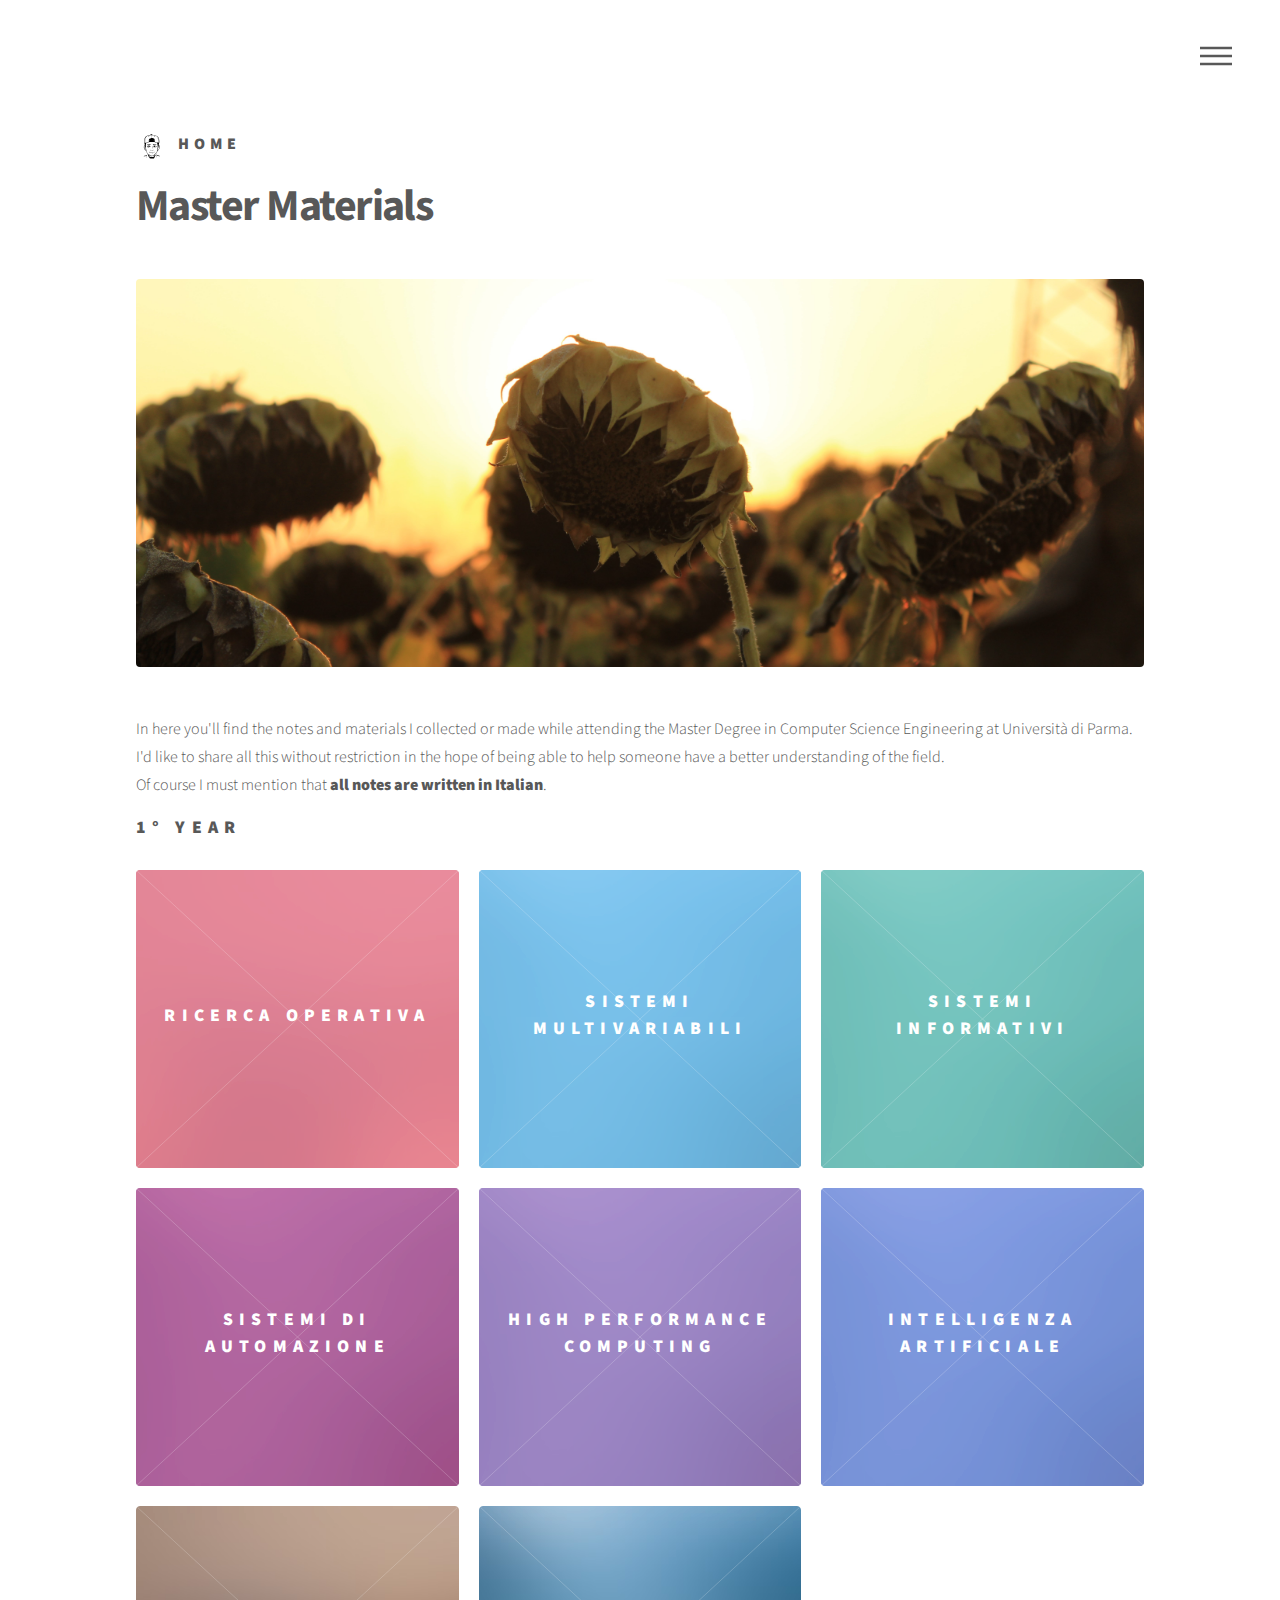
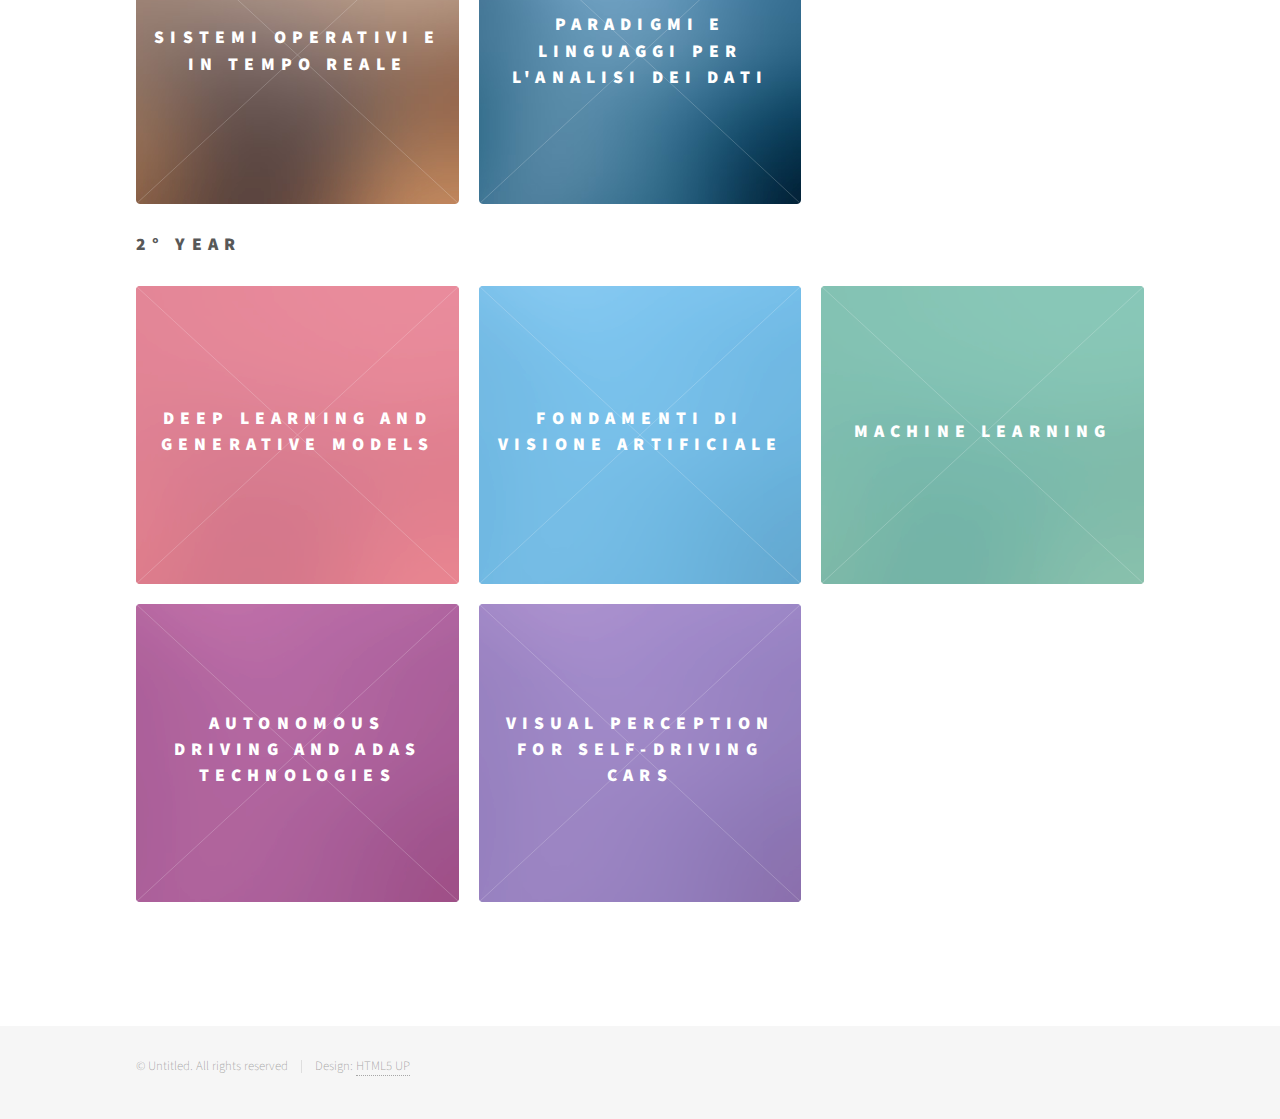
<file: master.html>
<!DOCTYPE HTML>
<!--
	Phantom by HTML5 UP
	html5up.net | @ajlkn
	Free for personal and commercial use under the CCA 3.0 license (html5up.net/license)
-->
<html>
	<head>
		<title>Lorenzo Cipelli - Master</title>
		<meta charset="utf-8" />
		<meta name="viewport" content="width=device-width, initial-scale=1, user-scalable=no" />
		<link rel="stylesheet" href="assets/css/main.css" />
		<link rel="icon" href="images/logo.svg">
		<noscript><link rel="stylesheet" href="assets/css/noscript.css" /></noscript>
	</head>
	<body class="is-preload">
		<!-- Wrapper -->
			<div id="wrapper">

				<!-- Header -->
					<header id="header">
						<div class="inner">

							<!-- Logo -->
								<a href="index.html" class="logo">
									<span class="symbol"><img src="images/logo.svg" alt="" /></span><span class="title">Home</span>
								</a>

							<!-- Nav -->
								<nav>
									<ul>
										<li><a href="#menu">Menu</a></li>
									</ul>
								</nav>

						</div>
					</header>

				<!-- Menu -->
					<nav id="menu">
						<h2>Menu</h2>
						<ul>
							<br>
							<li><a href="index.html">Home</a></li>
							<li><a href="index.html">About</a></li>
							<li><a href="bachelor.html">Bachelor notes</a></li>
							<li><a href="index.html">Photography</a></li>
						</ul>
					</nav>

				<!-- Main -->
					<div id="main">
						<div class="inner">
							<h1>Master Materials</h1>
							<span class="image main"><img src="images/master_main.JPG" alt="" /></span>
							<p>In here you'll find the notes and materials I collected or made while attending the Master Degree in Computer Science Engineering at Università di Parma.
								I'd like to share all this without restriction in the hope of being able to help someone have a better understanding of the field.<br>
								Of course I must mention that <b>all notes are written in Italian</b>.
							</p>
							<h2>1° Year</h2><br>
							<section class="tiles">
								<article class="style1">
									<span class="image">
										<img src="images/pic01.jpg" alt="" />
									</span>
									<a href="https://drive.google.com/drive/folders/1RAsVF0L_7RJjsc1S8navloXRMUWoNzee?usp=sharing">
										<h2>Ricerca Operativa</h2>
										<div class="content">
											<p>Professor: Locatelli Marco</p>
										</div>
									</a>
								</article>
								<article class="style2">
									<span class="image">
										<img src="images/pic02.jpg" alt="" />
									</span>
									<a href="https://drive.google.com/drive/folders/1y4huXYtqnEuo_2zHA0JNf9GZuniH72TJ?usp=sharing">
										<h2>Sistemi Multivariabili</h2>
										<div class="content">
											<p>Professor: Consolini Luca</p>
										</div>
									</a>
								</article>
								<article class="style3">
									<span class="image">
										<img src="images/pic02.jpg" alt="" />
									</span>
									<a href="https://drive.google.com/drive/folders/19DZXGYFusPFZLy_8VBN3HMJGCVXSdQNv?usp=sharing">
										<h2>Sistemi Informativi</h2>
										<div class="content">
											<p>Professor: Zanichelli Francesco</p>
										</div>
									</a>
								</article>
								</article>
								<article class="style4">
									<span class="image">
										<img src="images/pic02.jpg" alt="" />
									</span>
									<a href="https://drive.google.com/drive/folders/1XgFukaKHhBMXLWikE2OHFHZQZM_WNm8d?usp=sharing">
										<h2>Sistemi di Automazione</h2>
										<div class="content">
											<p>Professor: Ciobani Luca</p>
										</div>
									</a>
								</article>
								</article>
								<article class="style5">
									<span class="image">
										<img src="images/pic02.jpg" alt="" />
									</span>
									<a href="https://drive.google.com/drive/folders/1nnmffhoQbWi4wog_6nS_3K06BaORPo0q?usp=sharing">
										<h2>High Performance Computing</h2>
										<div class="content">
											<p>Professor: Amoretti Michele</p>
										</div>
									</a>
								</article>
								</article>
								<article class="style6">
									<span class="image">
										<img src="images/pic02.jpg" alt="" />
									</span>
									<a href="https://drive.google.com/drive/folders/1e2YwgfZD0mZgbQcasqHsBHLq6iInPX8V?usp=sharing">
										<h2>Intelligenza Artificiale</h2>
										<div class="content">
											<p>Professor: Mordonini Monica</p>
										</div>
									</a>
								</article>
								<article class="style7">
									<span class="image">
										<img src="images/pic01.jpg" alt="" />
									</span>
									<a href="https://drive.google.com/drive/folders/1ATVf_3pN5z3WxxQSMW_MkThJhGH9BZfB?usp=sharing">
										<h2>Sistemi Operativi e in Tempo Reale</h2>
										<div class="content">
											<p>Professor: Caselli Stefano</p>
										</div>
									</a>
								</article>
								<article class="style8">
									<span class="image">
										<img src="images/pic02.jpg" alt="" />
									</span>
									<a href="https://drive.google.com/drive/folders/1xFMhiNIb0yo-xOpCQQVpK5aN_NyHks-1?usp=sharing">
										<h2>Paradigmi e Linguaggi per l'analisi dei dati</h2>
										<div class="content">
											<p>Professor: Tomaiuolo Michele</p>
										</div>
									</a>
								</article>
							</section><br>
							<h2>2° Year</h2><br>
							<section class="tiles">
								<article class="style1">
									<span class="image">
										<img src="images/pic01.jpg" alt="" />
									</span>
									<a href="">
										<h2>Deep Learning and Generative Models</h2>
										<div class="content">
											<p>Professor: Prati Andrea<br>Available Soon</p>
										</div>
									</a>
								</article>
								<article class="style2">
									<span class="image">
										<img src="images/pic02.jpg" alt="" />
									</span>
									<a href="">
										<h2>Fondamenti di Visione Artificiale</h2>
										<div class="content">
											<p>Professor: Bertozzi Massimo<br>Available Soon</p>
										</div>
									</a>
								</article>
								<article class="style3">
									<span class="image">
										<img src="images/pic01.jpg" alt="" />
									</span>
									<a href="">
										<h2>Machine Learning</h2>
										<div class="content">
											<p>Professor: Cagnoni Stefano<br>Available Soon</p>
										</div>
									</a>
								</article>
								<article class="style4">
									<span class="image">
										<img src="images/pic02.jpg" alt="" />
									</span>
									<a href="">
										<h2>Autonomous Driving and ADAS Technologies</h2>
										<div class="content">
											<p>Professor: Cerri Pietro<br>Available Soon</p>
										</div>
									</a>
								</article>
								<article class="style5">
									<span class="image">
										<img src="images/pic02.jpg" alt="" />
									</span>
									<a href="">
										<h2>Visual Perception for Self-Driving Cars</h2>
										<div class="content">
											<p>Professor: Medici Paolo<br>Available Soon</p>
										</div>
									</a>
								</article>
							</section><br>
						</div>
					</div>

				<!-- Footer -->
				<footer id="footer">
					<div class="inner">
						<ul class="copyright">
							<li>&copy; Untitled. All rights reserved</li><li>Design: <a href="http://html5up.net">HTML5 UP</a></li>
						</ul>
					</div>
				</footer>

			</div>

		<!-- Scripts -->
			<script src="assets/js/jquery.min.js"></script>
			<script src="assets/js/browser.min.js"></script>
			<script src="assets/js/breakpoints.min.js"></script>
			<script src="assets/js/util.js"></script>
			<script src="assets/js/main.js"></script>

	</body>
</html>
</file>
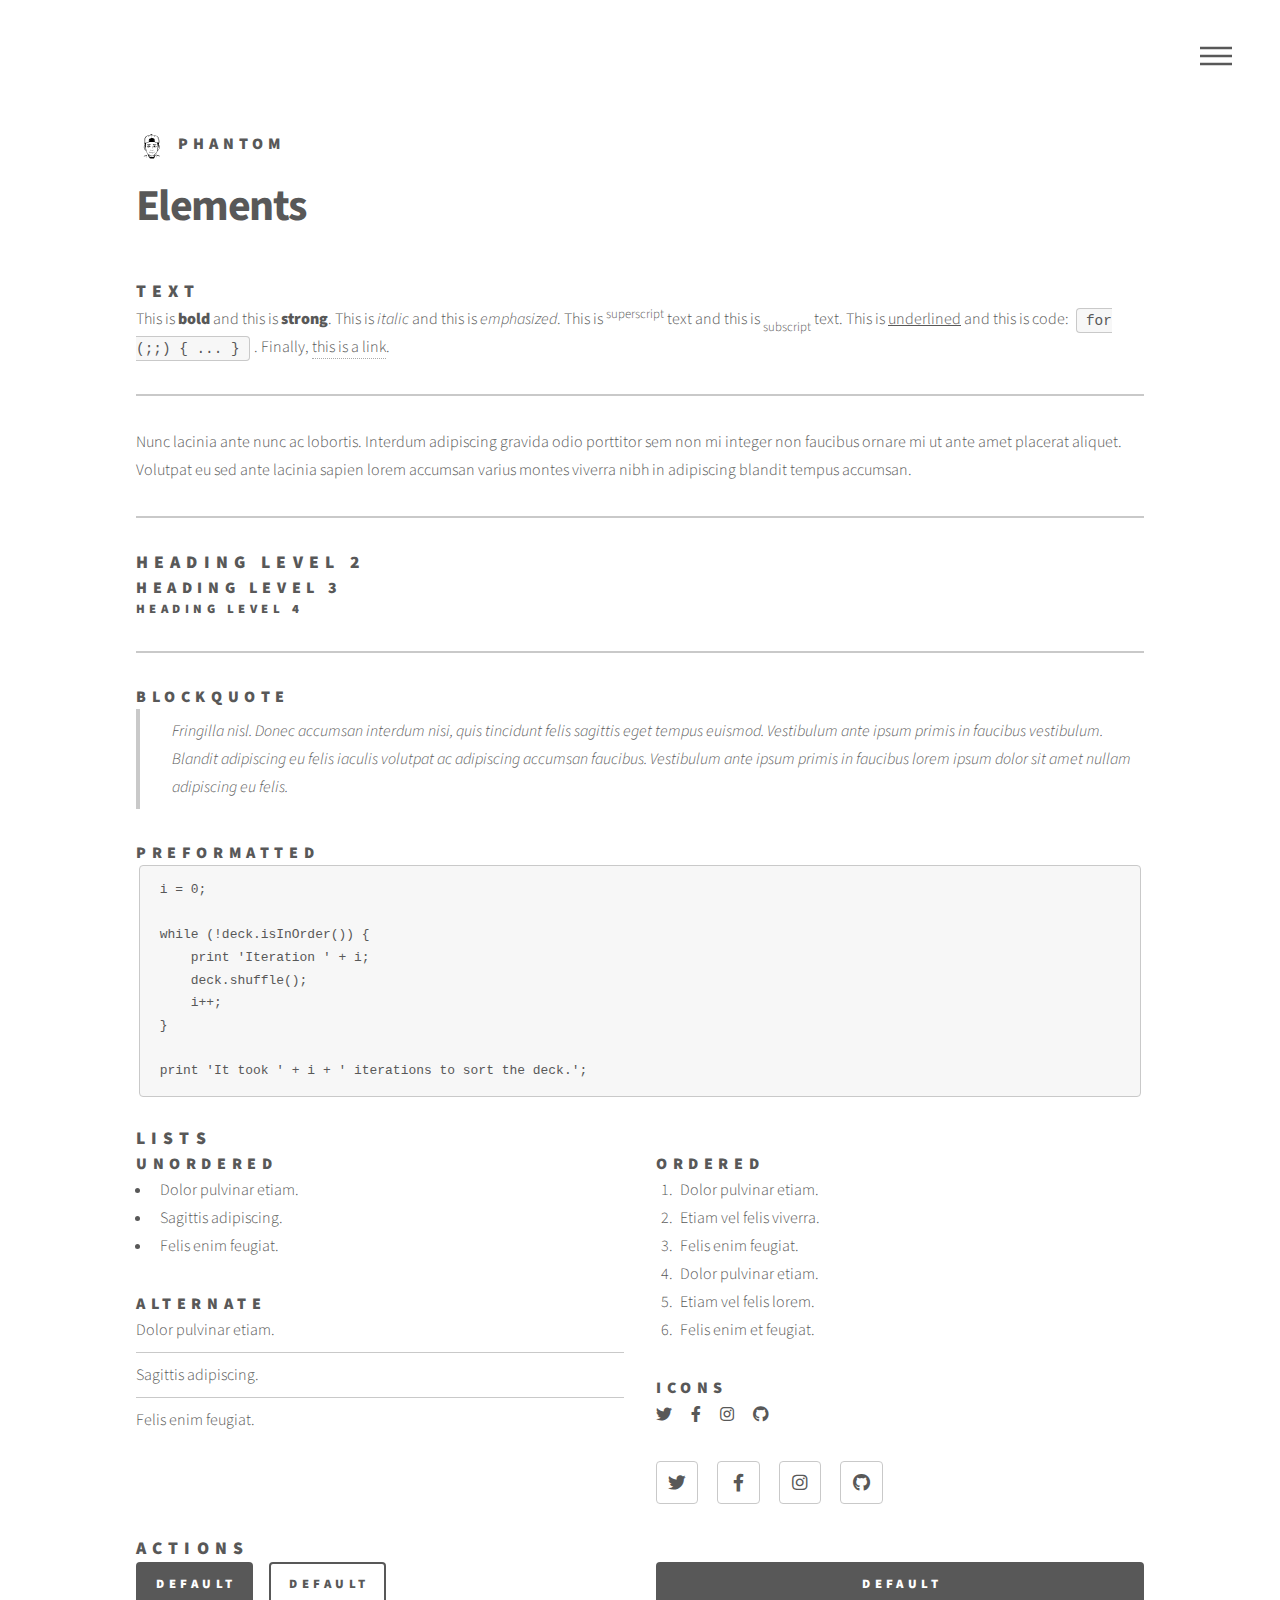
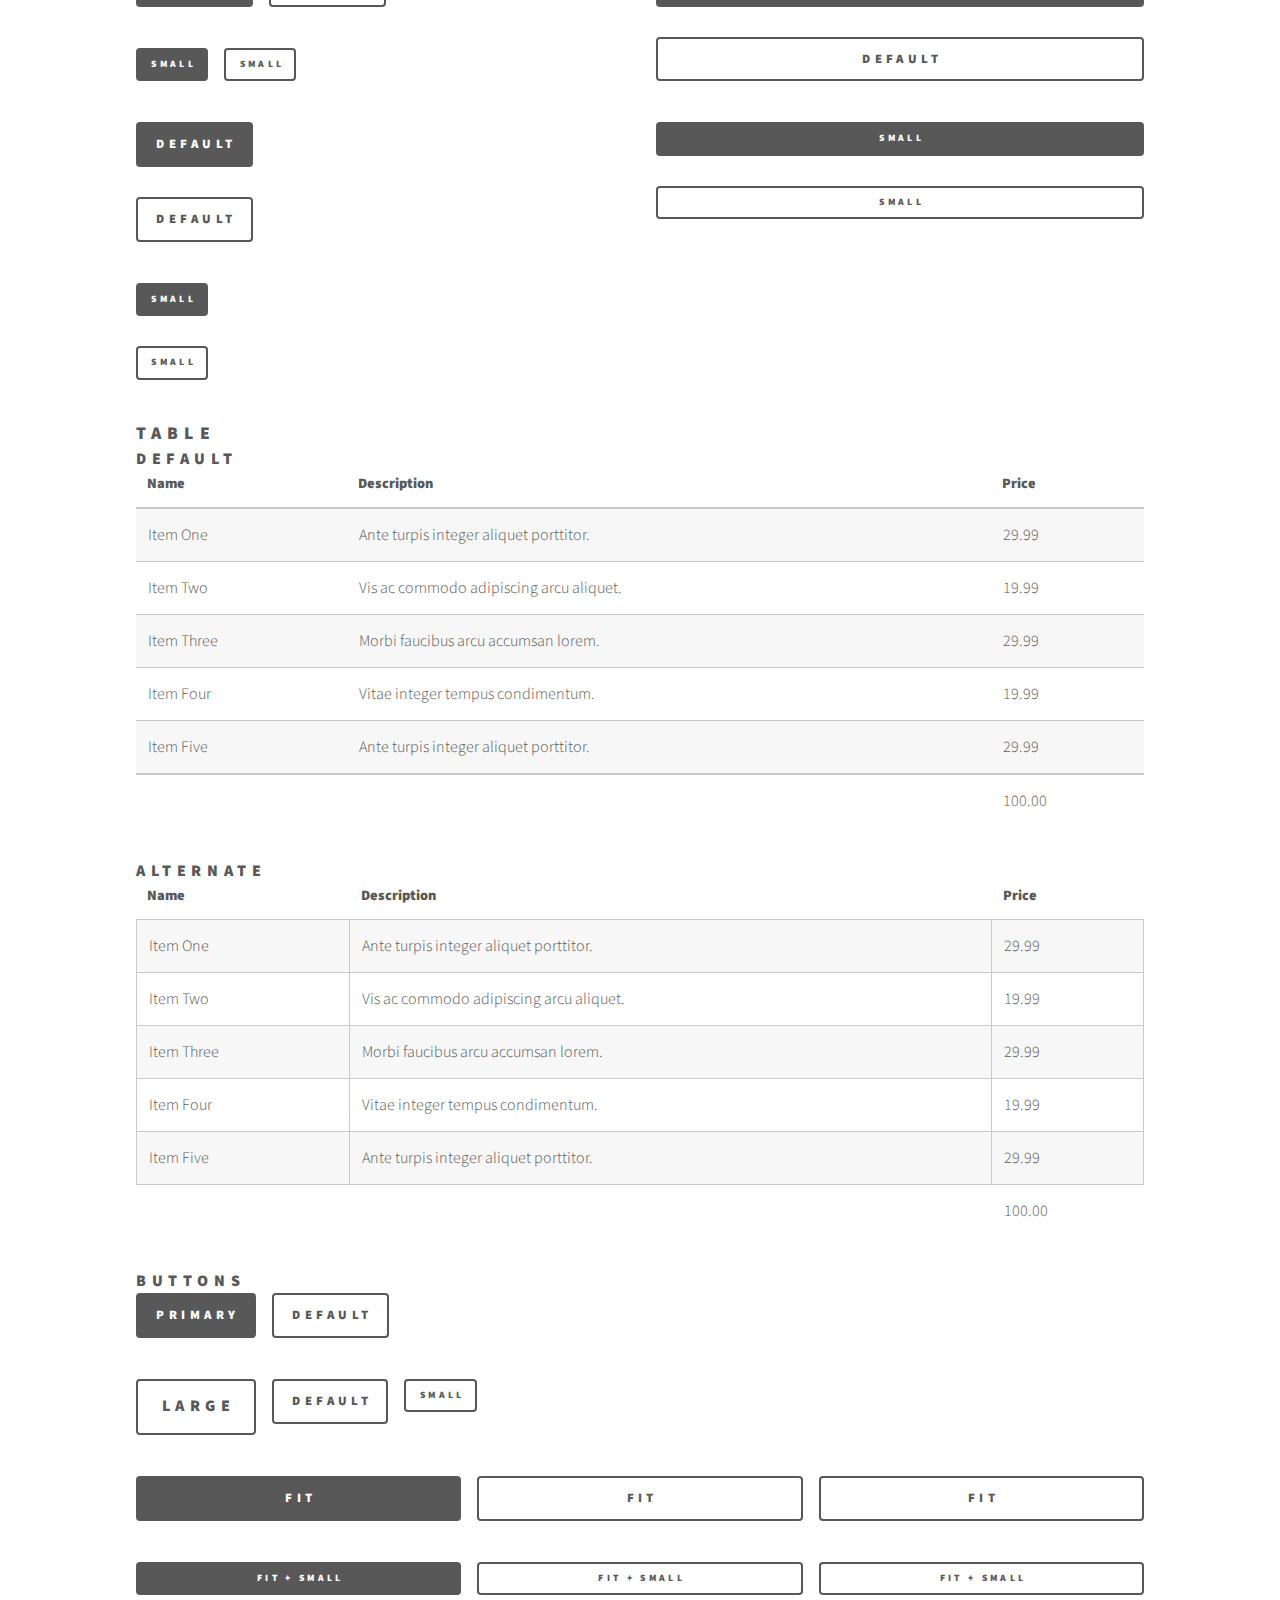
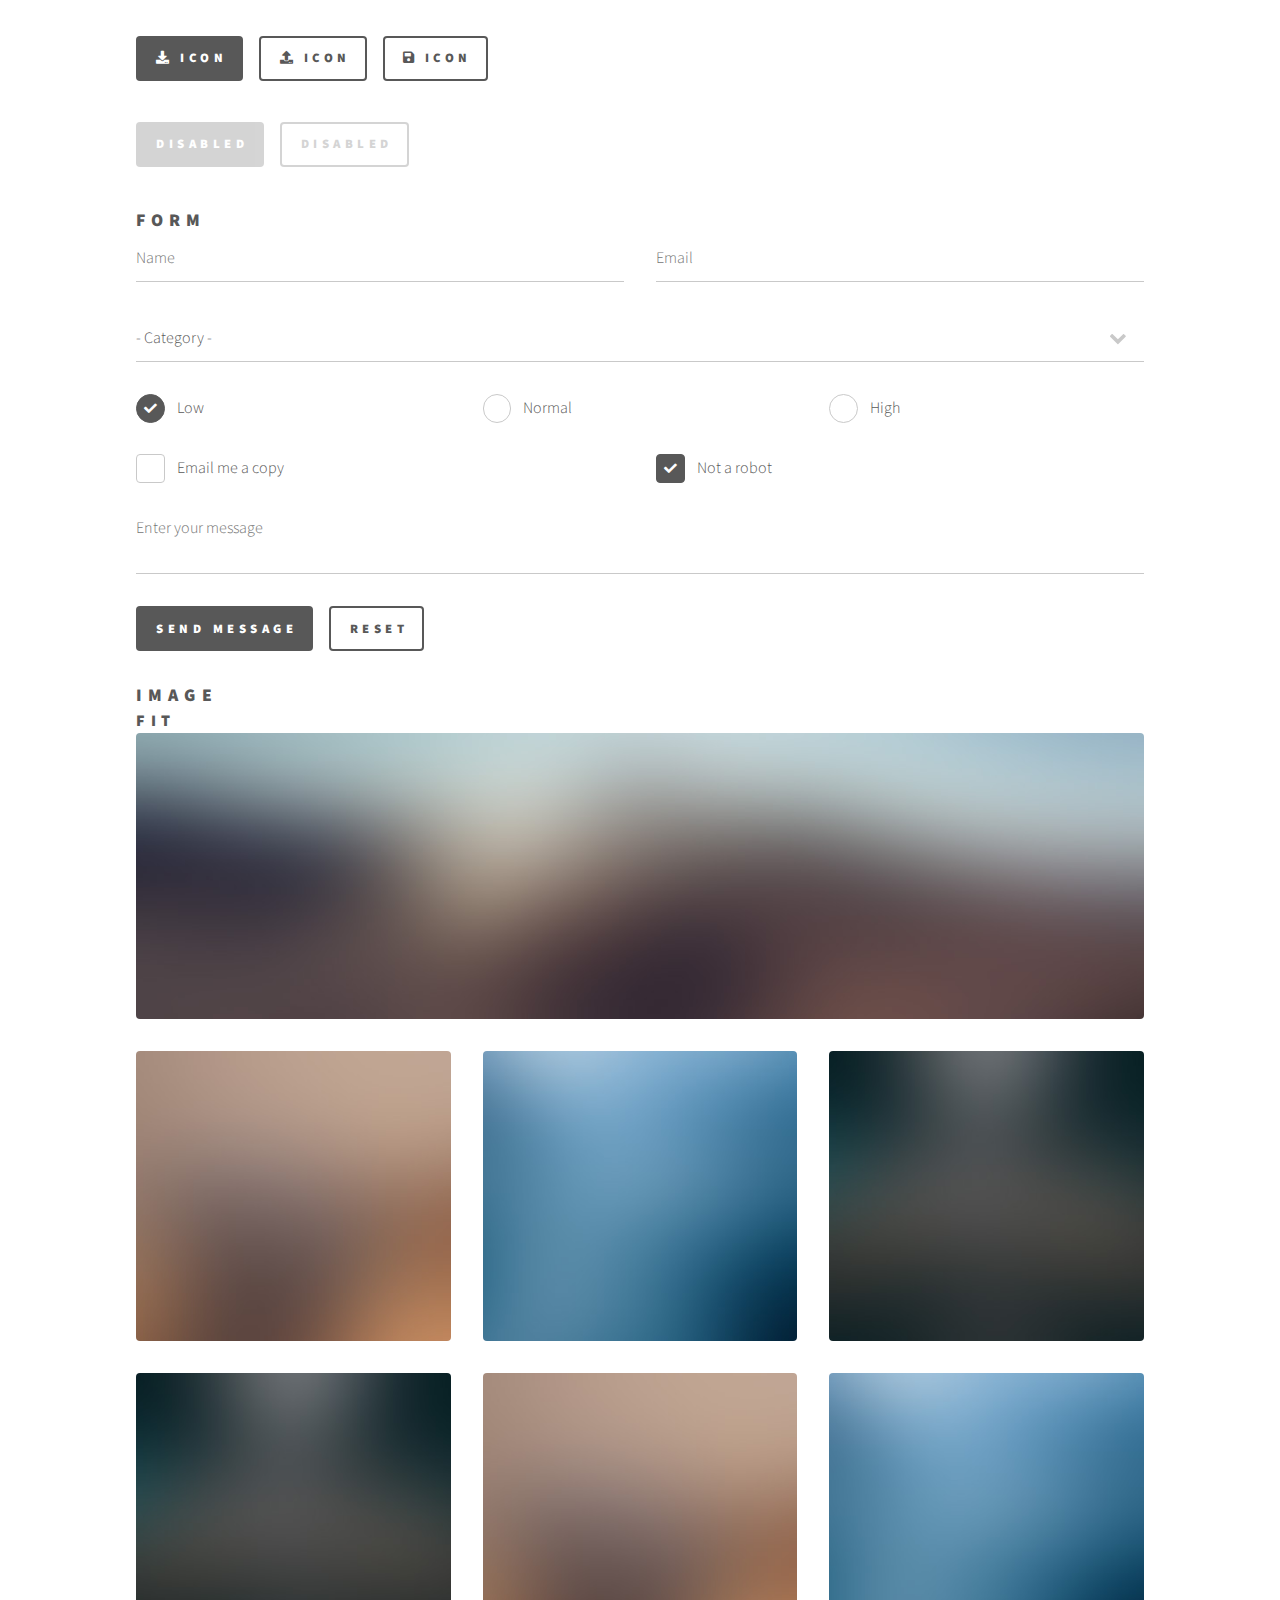
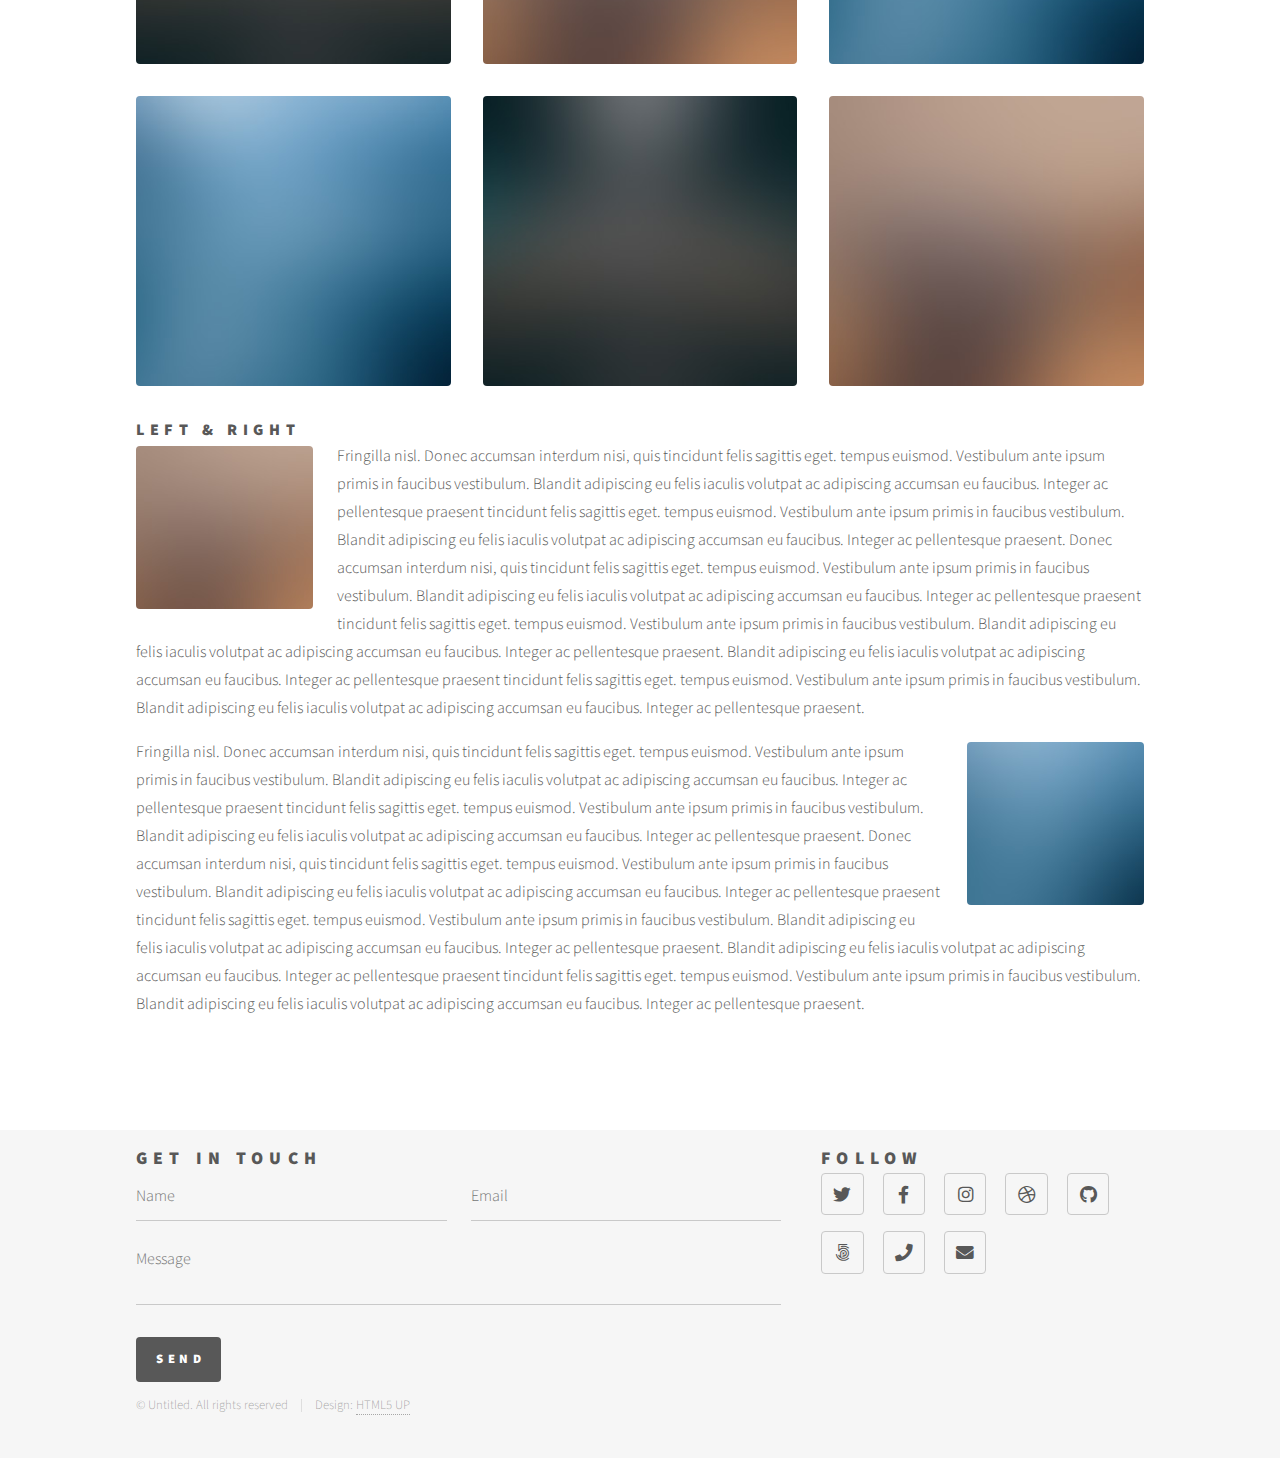
<file: photograpy.html>
<!DOCTYPE HTML>
<!--
	Phantom by HTML5 UP
	html5up.net | @ajlkn
	Free for personal and commercial use under the CCA 3.0 license (html5up.net/license)
-->
<html>
	<head>
		<title>Elements - Phantom by HTML5 UP</title>
		<meta charset="utf-8" />
		<meta name="viewport" content="width=device-width, initial-scale=1, user-scalable=no" />
		<link rel="stylesheet" href="assets/css/main.css" />
		<link rel="icon" href="images/logo.svg">
		<noscript><link rel="stylesheet" href="assets/css/noscript.css" /></noscript>
	</head>
	<body class="is-preload">
		<!-- Wrapper -->
			<div id="wrapper">

				<!-- Header -->
					<header id="header">
						<div class="inner">

							<!-- Logo -->
								<a href="index.html" class="logo">
									<span class="symbol"><img src="images/logo.svg" alt="" /></span><span class="title">Phantom</span>
								</a>

							<!-- Nav -->
								<nav>
									<ul>
										<li><a href="#menu">Menu</a></li>
									</ul>
								</nav>

						</div>
					</header>

				<!-- Menu -->
					<nav id="menu">
						<h2>Menu</h2>
						<ul>
							<br>
							<li><a href="index.html">Home</a></li>
							<li><a href="index.html">About</a></li>
							<li><a href="master.html">Master notes</a></li>
							<li><a href="photograpy.html">Photography</a></li>
						</ul>
					</nav>

				<!-- Main -->
					<div id="main">
						<div class="inner">
							<h1>Elements</h1>

							<!-- Text -->
								<section>
									<h2>Text</h2>
									<p>This is <b>bold</b> and this is <strong>strong</strong>. This is <i>italic</i> and this is <em>emphasized</em>.
									This is <sup>superscript</sup> text and this is <sub>subscript</sub> text.
									This is <u>underlined</u> and this is code: <code>for (;;) { ... }</code>. Finally, <a href="#">this is a link</a>.</p>
									<hr />
									<p>Nunc lacinia ante nunc ac lobortis. Interdum adipiscing gravida odio porttitor sem non mi integer non faucibus ornare mi ut ante amet placerat aliquet. Volutpat eu sed ante lacinia sapien lorem accumsan varius montes viverra nibh in adipiscing blandit tempus accumsan.</p>
									<hr />
									<h2>Heading Level 2</h2>
									<h3>Heading Level 3</h3>
									<h4>Heading Level 4</h4>
									<hr />
									<h3>Blockquote</h3>
									<blockquote>Fringilla nisl. Donec accumsan interdum nisi, quis tincidunt felis sagittis eget tempus euismod. Vestibulum ante ipsum primis in faucibus vestibulum. Blandit adipiscing eu felis iaculis volutpat ac adipiscing accumsan faucibus. Vestibulum ante ipsum primis in faucibus lorem ipsum dolor sit amet nullam adipiscing eu felis.</blockquote>
									<h3>Preformatted</h3>
									<pre><code>i = 0;

while (!deck.isInOrder()) {
    print 'Iteration ' + i;
    deck.shuffle();
    i++;
}

print 'It took ' + i + ' iterations to sort the deck.';</code></pre>
								</section>

							<!-- Lists -->
								<section>
									<h2>Lists</h2>
									<div class="row">
										<div class="col-6 col-12-medium">
											<h3>Unordered</h3>
											<ul>
												<li>Dolor pulvinar etiam.</li>
												<li>Sagittis adipiscing.</li>
												<li>Felis enim feugiat.</li>
											</ul>
											<h3>Alternate</h3>
											<ul class="alt">
												<li>Dolor pulvinar etiam.</li>
												<li>Sagittis adipiscing.</li>
												<li>Felis enim feugiat.</li>
											</ul>
										</div>
										<div class="col-6 col-12-medium">
											<h3>Ordered</h3>
											<ol>
												<li>Dolor pulvinar etiam.</li>
												<li>Etiam vel felis viverra.</li>
												<li>Felis enim feugiat.</li>
												<li>Dolor pulvinar etiam.</li>
												<li>Etiam vel felis lorem.</li>
												<li>Felis enim et feugiat.</li>
											</ol>
											<h3>Icons</h3>
											<ul class="icons">
												<li><a href="#" class="icon brands style1 fa-twitter"><span class="label">Twitter</span></a></li>
												<li><a href="#" class="icon brands style1 fa-facebook-f"><span class="label">Facebook</span></a></li>
												<li><a href="#" class="icon brands style1 fa-instagram"><span class="label">Instagram</span></a></li>
												<li><a href="#" class="icon brands style1 fa-github"><span class="label">Github</span></a></li>
											</ul>
											<ul class="icons">
												<li><a href="#" class="icon brands style2 fa-twitter"><span class="label">Twitter</span></a></li>
												<li><a href="#" class="icon brands style2 fa-facebook-f"><span class="label">Facebook</span></a></li>
												<li><a href="#" class="icon brands style2 fa-instagram"><span class="label">Instagram</span></a></li>
												<li><a href="#" class="icon brands style2 fa-github"><span class="label">Github</span></a></li>
											</ul>
										</div>
									</div>
									<h2>Actions</h2>
									<div class="row">
										<div class="col-6 col-12-medium">
											<ul class="actions">
												<li><a href="#" class="button primary">Default</a></li>
												<li><a href="#" class="button">Default</a></li>
											</ul>
											<ul class="actions small">
												<li><a href="#" class="button primary small">Small</a></li>
												<li><a href="#" class="button small">Small</a></li>
											</ul>
											<ul class="actions stacked">
												<li><a href="#" class="button primary">Default</a></li>
												<li><a href="#" class="button">Default</a></li>
											</ul>
											<ul class="actions stacked">
												<li><a href="#" class="button primary small">Small</a></li>
												<li><a href="#" class="button small">Small</a></li>
											</ul>
										</div>
										<div class="col-6 col-12-medium">
											<ul class="actions stacked">
												<li><a href="#" class="button primary fit">Default</a></li>
												<li><a href="#" class="button fit">Default</a></li>
											</ul>
											<ul class="actions stacked">
												<li><a href="#" class="button primary small fit">Small</a></li>
												<li><a href="#" class="button small fit">Small</a></li>
											</ul>
										</div>
									</div>
								</section>

							<!-- Table -->
								<section>
									<h2>Table</h2>
									<h3>Default</h3>
									<div class="table-wrapper">
										<table>
											<thead>
												<tr>
													<th>Name</th>
													<th>Description</th>
													<th>Price</th>
												</tr>
											</thead>
											<tbody>
												<tr>
													<td>Item One</td>
													<td>Ante turpis integer aliquet porttitor.</td>
													<td>29.99</td>
												</tr>
												<tr>
													<td>Item Two</td>
													<td>Vis ac commodo adipiscing arcu aliquet.</td>
													<td>19.99</td>
												</tr>
												<tr>
													<td>Item Three</td>
													<td> Morbi faucibus arcu accumsan lorem.</td>
													<td>29.99</td>
												</tr>
												<tr>
													<td>Item Four</td>
													<td>Vitae integer tempus condimentum.</td>
													<td>19.99</td>
												</tr>
												<tr>
													<td>Item Five</td>
													<td>Ante turpis integer aliquet porttitor.</td>
													<td>29.99</td>
												</tr>
											</tbody>
											<tfoot>
												<tr>
													<td colspan="2"></td>
													<td>100.00</td>
												</tr>
											</tfoot>
										</table>
									</div>

									<h3>Alternate</h3>
									<div class="table-wrapper">
										<table class="alt">
											<thead>
												<tr>
													<th>Name</th>
													<th>Description</th>
													<th>Price</th>
												</tr>
											</thead>
											<tbody>
												<tr>
													<td>Item One</td>
													<td>Ante turpis integer aliquet porttitor.</td>
													<td>29.99</td>
												</tr>
												<tr>
													<td>Item Two</td>
													<td>Vis ac commodo adipiscing arcu aliquet.</td>
													<td>19.99</td>
												</tr>
												<tr>
													<td>Item Three</td>
													<td> Morbi faucibus arcu accumsan lorem.</td>
													<td>29.99</td>
												</tr>
												<tr>
													<td>Item Four</td>
													<td>Vitae integer tempus condimentum.</td>
													<td>19.99</td>
												</tr>
												<tr>
													<td>Item Five</td>
													<td>Ante turpis integer aliquet porttitor.</td>
													<td>29.99</td>
												</tr>
											</tbody>
											<tfoot>
												<tr>
													<td colspan="2"></td>
													<td>100.00</td>
												</tr>
											</tfoot>
										</table>
									</div>
								</section>

							<!-- Buttons -->
								<section>
									<h3>Buttons</h3>
									<ul class="actions">
										<li><a href="#" class="button primary">Primary</a></li>
										<li><a href="#" class="button">Default</a></li>
									</ul>
									<ul class="actions">
										<li><a href="#" class="button large">Large</a></li>
										<li><a href="#" class="button">Default</a></li>
										<li><a href="#" class="button small">Small</a></li>
									</ul>
									<ul class="actions fit">
										<li><a href="#" class="button primary fit">Fit</a></li>
										<li><a href="#" class="button fit">Fit</a></li>
										<li><a href="#" class="button fit">Fit</a></li>
									</ul>
									<ul class="actions fit small">
										<li><a href="#" class="button primary fit small">Fit + Small</a></li>
										<li><a href="#" class="button fit small">Fit + Small</a></li>
										<li><a href="#" class="button fit small">Fit + Small</a></li>
									</ul>
									<ul class="actions">
										<li><a href="#" class="button primary icon solid fa-download">Icon</a></li>
										<li><a href="#" class="button icon solid fa-upload">Icon</a></li>
										<li><a href="#" class="button icon solid fa-save">Icon</a></li>
									</ul>
									<ul class="actions">
										<li><span class="button primary disabled">Disabled</span></li>
										<li><span class="button disabled">Disabled</span></li>
									</ul>
								</section>

							<!-- Form -->
								<section>
									<h2>Form</h2>
									<form method="post" action="#">
										<div class="row gtr-uniform">
											<div class="col-6 col-12-xsmall">
												<input type="text" name="demo-name" id="demo-name" value="" placeholder="Name" />
											</div>
											<div class="col-6 col-12-xsmall">
												<input type="email" name="demo-email" id="demo-email" value="" placeholder="Email" />
											</div>
											<div class="col-12">
												<select name="demo-category" id="demo-category">
													<option value="">- Category -</option>
													<option value="1">Manufacturing</option>
													<option value="1">Shipping</option>
													<option value="1">Administration</option>
													<option value="1">Human Resources</option>
												</select>
											</div>
											<div class="col-4 col-12-small">
												<input type="radio" id="demo-priority-low" name="demo-priority" checked>
												<label for="demo-priority-low">Low</label>
											</div>
											<div class="col-4 col-12-small">
												<input type="radio" id="demo-priority-normal" name="demo-priority">
												<label for="demo-priority-normal">Normal</label>
											</div>
											<div class="col-4 col-12-small">
												<input type="radio" id="demo-priority-high" name="demo-priority">
												<label for="demo-priority-high">High</label>
											</div>
											<div class="col-6 col-12-small">
												<input type="checkbox" id="demo-copy" name="demo-copy">
												<label for="demo-copy">Email me a copy</label>
											</div>
											<div class="col-6 col-12-small">
												<input type="checkbox" id="demo-human" name="demo-human" checked>
												<label for="demo-human">Not a robot</label>
											</div>
											<div class="col-12">
												<textarea name="demo-message" id="demo-message" placeholder="Enter your message" rows="6"></textarea>
											</div>
											<div class="col-12">
												<ul class="actions">
													<li><input type="submit" value="Send Message" class="primary" /></li>
													<li><input type="reset" value="Reset" /></li>
												</ul>
											</div>
										</div>
									</form>
								</section>

							<!-- Image -->
								<section>
									<h2>Image</h2>
									<h3>Fit</h3>
									<div class="box alt">
										<div class="row gtr-uniform">
											<div class="col-12"><span class="image fit"><img src="images/pic13.jpg" alt="" /></span></div>
											<div class="col-4"><span class="image fit"><img src="images/pic01.jpg" alt="" /></span></div>
											<div class="col-4"><span class="image fit"><img src="images/pic02.jpg" alt="" /></span></div>
											<div class="col-4"><span class="image fit"><img src="images/pic03.jpg" alt="" /></span></div>
											<div class="col-4"><span class="image fit"><img src="images/pic03.jpg" alt="" /></span></div>
											<div class="col-4"><span class="image fit"><img src="images/pic01.jpg" alt="" /></span></div>
											<div class="col-4"><span class="image fit"><img src="images/pic02.jpg" alt="" /></span></div>
											<div class="col-4"><span class="image fit"><img src="images/pic02.jpg" alt="" /></span></div>
											<div class="col-4"><span class="image fit"><img src="images/pic03.jpg" alt="" /></span></div>
											<div class="col-4"><span class="image fit"><img src="images/pic01.jpg" alt="" /></span></div>
										</div>
									</div>
									<h3>Left &amp; Right</h3>
									<p><span class="image left"><img src="images/pic14.jpg" alt="" /></span>Fringilla nisl. Donec accumsan interdum nisi, quis tincidunt felis sagittis eget. tempus euismod. Vestibulum ante ipsum primis in faucibus vestibulum. Blandit adipiscing eu felis iaculis volutpat ac adipiscing accumsan eu faucibus. Integer ac pellentesque praesent tincidunt felis sagittis eget. tempus euismod. Vestibulum ante ipsum primis in faucibus vestibulum. Blandit adipiscing eu felis iaculis volutpat ac adipiscing accumsan eu faucibus. Integer ac pellentesque praesent. Donec accumsan interdum nisi, quis tincidunt felis sagittis eget. tempus euismod. Vestibulum ante ipsum primis in faucibus vestibulum. Blandit adipiscing eu felis iaculis volutpat ac adipiscing accumsan eu faucibus. Integer ac pellentesque praesent tincidunt felis sagittis eget. tempus euismod. Vestibulum ante ipsum primis in faucibus vestibulum. Blandit adipiscing eu felis iaculis volutpat ac adipiscing accumsan eu faucibus. Integer ac pellentesque praesent. Blandit adipiscing eu felis iaculis volutpat ac adipiscing accumsan eu faucibus. Integer ac pellentesque praesent tincidunt felis sagittis eget. tempus euismod. Vestibulum ante ipsum primis in faucibus vestibulum. Blandit adipiscing eu felis iaculis volutpat ac adipiscing accumsan eu faucibus. Integer ac pellentesque praesent.</p>
									<p><span class="image right"><img src="images/pic15.jpg" alt="" /></span>Fringilla nisl. Donec accumsan interdum nisi, quis tincidunt felis sagittis eget. tempus euismod. Vestibulum ante ipsum primis in faucibus vestibulum. Blandit adipiscing eu felis iaculis volutpat ac adipiscing accumsan eu faucibus. Integer ac pellentesque praesent tincidunt felis sagittis eget. tempus euismod. Vestibulum ante ipsum primis in faucibus vestibulum. Blandit adipiscing eu felis iaculis volutpat ac adipiscing accumsan eu faucibus. Integer ac pellentesque praesent. Donec accumsan interdum nisi, quis tincidunt felis sagittis eget. tempus euismod. Vestibulum ante ipsum primis in faucibus vestibulum. Blandit adipiscing eu felis iaculis volutpat ac adipiscing accumsan eu faucibus. Integer ac pellentesque praesent tincidunt felis sagittis eget. tempus euismod. Vestibulum ante ipsum primis in faucibus vestibulum. Blandit adipiscing eu felis iaculis volutpat ac adipiscing accumsan eu faucibus. Integer ac pellentesque praesent. Blandit adipiscing eu felis iaculis volutpat ac adipiscing accumsan eu faucibus. Integer ac pellentesque praesent tincidunt felis sagittis eget. tempus euismod. Vestibulum ante ipsum primis in faucibus vestibulum. Blandit adipiscing eu felis iaculis volutpat ac adipiscing accumsan eu faucibus. Integer ac pellentesque praesent.</p>
								</section>

						</div>
					</div>

				<!-- Footer -->
					<footer id="footer">
						<div class="inner">
							<section>
								<h2>Get in touch</h2>
								<form method="post" action="#">
									<div class="fields">
										<div class="field half">
											<input type="text" name="name" id="name" placeholder="Name" />
										</div>
										<div class="field half">
											<input type="email" name="email" id="email" placeholder="Email" />
										</div>
										<div class="field">
											<textarea name="message" id="message" placeholder="Message"></textarea>
										</div>
									</div>
									<ul class="actions">
										<li><input type="submit" value="Send" class="primary" /></li>
									</ul>
								</form>
							</section>
							<section>
								<h2>Follow</h2>
								<ul class="icons">
									<li><a href="#" class="icon brands style2 fa-twitter"><span class="label">Twitter</span></a></li>
									<li><a href="#" class="icon brands style2 fa-facebook-f"><span class="label">Facebook</span></a></li>
									<li><a href="#" class="icon brands style2 fa-instagram"><span class="label">Instagram</span></a></li>
									<li><a href="#" class="icon brands style2 fa-dribbble"><span class="label">Dribbble</span></a></li>
									<li><a href="#" class="icon brands style2 fa-github"><span class="label">GitHub</span></a></li>
									<li><a href="#" class="icon brands style2 fa-500px"><span class="label">500px</span></a></li>
									<li><a href="#" class="icon solid style2 fa-phone"><span class="label">Phone</span></a></li>
									<li><a href="#" class="icon solid style2 fa-envelope"><span class="label">Email</span></a></li>
								</ul>
							</section>
							<ul class="copyright">
								<li>&copy; Untitled. All rights reserved</li><li>Design: <a href="http://html5up.net">HTML5 UP</a></li>
							</ul>
						</div>
					</footer>

			</div>

		<!-- Scripts -->
			<script src="assets/js/jquery.min.js"></script>
			<script src="assets/js/browser.min.js"></script>
			<script src="assets/js/breakpoints.min.js"></script>
			<script src="assets/js/util.js"></script>
			<script src="assets/js/main.js"></script>

	</body>
</html>
</file>
<file: assets/css/noscript.css>
/*
	Phantom by HTML5 UP
	html5up.net | @ajlkn
	Free for personal and commercial use under the CCA 3.0 license (html5up.net/license)
*/

/* Tiles */

	body.is-preload .tiles article {
		-moz-transform: none;
		-webkit-transform: none;
		-ms-transform: none;
		transform: none;
		opacity: 1;
	}
</file>
<file: assets/css/main.css>
@import url(fontawesome-all.min.css);
@import url("https://fonts.googleapis.com/css?family=Source+Sans+Pro:300,700,900");

/*
	Phantom by HTML5 UP
	html5up.net | @ajlkn
	Free for personal and commercial use under the CCA 3.0 license (html5up.net/license)
*/

html, body, div, span, applet, object,
iframe, h1, h2, h3, h4, h5, h6, p, blockquote,
pre, a, abbr, acronym, address, big, cite,
code, del, dfn, em, img, ins, kbd, q, s, samp,
small, strike, strong, sub, sup, tt, var, b,
u, i, center, dl, dt, dd, ol, ul, li, fieldset,
form, label, legend, table, caption, tbody,
tfoot, thead, tr, th, td, article, aside,
canvas, details, embed, figure, figcaption,
footer, header, hgroup, menu, nav, output, ruby,
section, summary, time, mark, audio, video {
	margin: 0;
	padding: 0;
	border: 0;
	font-size: 100%;
	font: inherit;
	vertical-align: baseline;}

article, aside, details, figcaption, figure,
footer, header, hgroup, menu, nav, section {
	display: block;}

body {
	line-height: 1;
}



ol, ul {
	list-style: none;
}

blockquote, q {
	quotes: none;
}

	blockquote:before, blockquote:after, q:before, q:after {
		content: '';
		content: none;
	}

table {
	border-collapse: collapse;
	border-spacing: 0;
}

body {
	-webkit-text-size-adjust: none;
}

mark {
	background-color: transparent;
	color: inherit;
}

input::-moz-focus-inner {
	border: 0;
	padding: 0;
}

input, select, textarea {
	-moz-appearance: none;
	-webkit-appearance: none;
	-ms-appearance: none;
	appearance: none;
}

/* Basic */

	@-ms-viewport {
		width: device-width;
	}

	body {
		-ms-overflow-style: scrollbar;
	}

	@media screen and (max-width: 480px) {

		html, body {
			min-width: 320px;
		}

	}

	html {
		box-sizing: border-box;
	}

	*, *:before, *:after {
		box-sizing: inherit;
	}

	body {
		background: #ffffff;
	}

		body.is-preload *, body.is-preload *:before, body.is-preload *:after {
			-moz-animation: none !important;
			-webkit-animation: none !important;
			-ms-animation: none !important;
			animation: none !important;
			-moz-transition: none !important;
			-webkit-transition: none !important;
			-ms-transition: none !important;
			transition: none !important;
		}

/* Type */

	body, input, select, textarea {
		color: #585858;
		font-family: "Source Sans Pro", Helvetica, sans-serif;
		font-size: 16pt;
		font-weight: 300;
		line-height: 1.75;
	}

		@media screen and (max-width: 1680px) {

			body, input, select, textarea {
				font-size: 14pt;
			}

		}

		@media screen and (max-width: 1280px) {

			body, input, select, textarea {
				font-size: 12pt;
			}

		}

	a {
		-moz-transition: border-bottom-color 0.2s ease, color 0.2s ease;
		-webkit-transition: border-bottom-color 0.2s ease, color 0.2s ease;
		-ms-transition: border-bottom-color 0.2s ease, color 0.2s ease;
		transition: border-bottom-color 0.2s ease, color 0.2s ease;
		text-decoration: none;
		color: #585858;
		border-bottom: dotted 1px rgba(88, 88, 88, 0.5);
	}

		a:hover {
			border-bottom-color: transparent;
			color: #f2849e !important;
		}

	strong, b {
		font-weight: 900;
	}

	em, i {
		font-style: italic;
	}

	p {
		margin: 0 0 1em 0;
	}

	h1 {
		font-size: 2.75em;
		font-weight: 700;
		line-height: 1.3;
		margin: 0 0 1em 0;
		letter-spacing: -0.035em;
	}

		h1 a {
			color: inherit;
		}

		@media screen and (max-width: 736px) {

			h1 {
				font-size: 2em;
				margin: 0 0 1em 0;
			}

		}

		@media screen and (max-width: 360px) {

			h1 {
				font-size: 1.75em;
			}

		}

	h2, h3, h4, h5, h6 {
		font-weight: 900;
		line-height: 1.5;
		margin: 0 0 0 0;
		text-transform: uppercase;
		letter-spacing: 0.35em;
	}

		h2 a, h3 a, h4 a, h5 a, h6 a {
			color: inherit;
		}

	h2 {
		font-size: 1.1em;
	}

	h3 {
		font-size: 1em;
	}

	h4 {
		font-size: 0.8em;
	}

	h5 {
		font-size: 0.8em;
	}

	h6 {
		font-size: 0.8em;
	}

	@media screen and (max-width: 980px) {

		h1 br, h2 br, h3 br, h4 br, h5 br, h6 br {
			display: none;
		}

	}

	@media screen and (max-width: 736px) {

		h2 {
			font-size: 1em;
		}

		h3 {
			font-size: 0.8em;
		}

	}

	sub {
		font-size: 0.8em;
		position: relative;
		top: 0.5em;
	}

	sup {
		font-size: 0.8em;
		position: relative;
		top: -0.5em;
	}

	blockquote {
		border-left: solid 4px #c9c9c9;
		font-style: italic;
		margin: 0 0 2em 0;
		padding: 0.5em 0 0.5em 2em;
	}

	code {
		background: rgba(144, 144, 144, 0.075);
		border-radius: 4px;
		border: solid 1px #c9c9c9;
		font-family: "Courier New", monospace;
		font-size: 0.9em;
		margin: 0 0.25em;
		padding: 0.25em 0.65em;
	}

	pre {
		-webkit-overflow-scrolling: touch;
		font-family: "Courier New", monospace;
		font-size: 0.9em;
		margin: 0 0 2em 0;
	}

		pre code {
			display: block;
			line-height: 1.75;
			padding: 1em 1.5em;
			overflow-x: auto;
		}

	hr {
		border: 0;
		border-bottom: solid 2px #c9c9c9;
		margin: 2em 0;
	}

		hr.major {
			margin: 3em 0;
		}

	.align-left {
		text-align: left;
	}

	.align-center {
		text-align: center;
	}

	.align-right {
		text-align: right;
	}

/* Row */

	.row {
		display: flex;
		flex-wrap: wrap;
		box-sizing: border-box;
		align-items: stretch;
	}

		.row > * {
			box-sizing: border-box;
		}

		.row.gtr-uniform > * > :last-child {
			margin-bottom: 0;
		}

		.row.aln-left {
			justify-content: flex-start;
		}

		.row.aln-center {
			justify-content: center;
		}

		.row.aln-right {
			justify-content: flex-end;
		}

		.row.aln-top {
			align-items: flex-start;
		}

		.row.aln-middle {
			align-items: center;
		}

		.row.aln-bottom {
			align-items: flex-end;
		}

		.row > .imp {
			order: -1;
		}

		.row > .col-1 {
			width: 8.33333%;
		}

		.row > .off-1 {
			margin-left: 8.33333%;
		}

		.row > .col-2 {
			width: 16.66667%;
		}

		.row > .off-2 {
			margin-left: 16.66667%;
		}

		.row > .col-3 {
			width: 25%;
		}

		.row > .off-3 {
			margin-left: 25%;
		}

		.row > .col-4 {
			width: 33.33333%;
		}

		.row > .off-4 {
			margin-left: 33.33333%;
		}

		.row > .col-5 {
			width: 41.66667%;
		}

		.row > .off-5 {
			margin-left: 41.66667%;
		}

		.row > .col-6 {
			width: 50%;
		}

		.row > .off-6 {
			margin-left: 50%;
		}

		.row > .col-7 {
			width: 58.33333%;
		}

		.row > .off-7 {
			margin-left: 58.33333%;
		}

		.row > .col-8 {
			width: 66.66667%;
		}

		.row > .off-8 {
			margin-left: 66.66667%;
		}

		.row > .col-9 {
			width: 75%;
		}

		.row > .off-9 {
			margin-left: 75%;
		}

		.row > .col-10 {
			width: 83.33333%;
		}

		.row > .off-10 {
			margin-left: 83.33333%;
		}

		.row > .col-11 {
			width: 91.66667%;
		}

		.row > .off-11 {
			margin-left: 91.66667%;
		}

		.row > .col-12 {
			width: 100%;
		}

		.row > .off-12 {
			margin-left: 100%;
		}

		.row.gtr-0 {
			margin-top: 0;
			margin-left: 0em;
		}

			.row.gtr-0 > * {
				padding: 0 0 0 0em;
			}

			.row.gtr-0.gtr-uniform {
				margin-top: 0em;
			}

				.row.gtr-0.gtr-uniform > * {
					padding-top: 0em;
				}

		.row.gtr-25 {
			margin-top: 0;
			margin-left: -0.5em;
		}

			.row.gtr-25 > * {
				padding: 0 0 0 0.5em;
			}

			.row.gtr-25.gtr-uniform {
				margin-top: -0.5em;
			}

				.row.gtr-25.gtr-uniform > * {
					padding-top: 0.5em;
				}

		.row.gtr-50 {
			margin-top: 0;
			margin-left: -1em;
		}

			.row.gtr-50 > * {
				padding: 0 0 0 1em;
			}

			.row.gtr-50.gtr-uniform {
				margin-top: -1em;
			}

				.row.gtr-50.gtr-uniform > * {
					padding-top: 1em;
				}

		.row {
			margin-top: 0;
			margin-left: -2em;
		}

			.row > * {
				padding: 0 0 0 2em;
			}

			.row.gtr-uniform {
				margin-top: -2em;
			}

				.row.gtr-uniform > * {
					padding-top: 2em;
				}

		.row.gtr-150 {
			margin-top: 0;
			margin-left: -3em;
		}

			.row.gtr-150 > * {
				padding: 0 0 0 3em;
			}

			.row.gtr-150.gtr-uniform {
				margin-top: -3em;
			}

				.row.gtr-150.gtr-uniform > * {
					padding-top: 3em;
				}

		.row.gtr-200 {
			margin-top: 0;
			margin-left: -4em;
		}

			.row.gtr-200 > * {
				padding: 0 0 0 4em;
			}

			.row.gtr-200.gtr-uniform {
				margin-top: -4em;
			}

				.row.gtr-200.gtr-uniform > * {
					padding-top: 4em;
				}

		@media screen and (max-width: 1680px) {

			.row {
				display: flex;
				flex-wrap: wrap;
				box-sizing: border-box;
				align-items: stretch;
			}

				.row > * {
					box-sizing: border-box;
				}

				.row.gtr-uniform > * > :last-child {
					margin-bottom: 0;
				}

				.row.aln-left {
					justify-content: flex-start;
				}

				.row.aln-center {
					justify-content: center;
				}

				.row.aln-right {
					justify-content: flex-end;
				}

				.row.aln-top {
					align-items: flex-start;
				}

				.row.aln-middle {
					align-items: center;
				}

				.row.aln-bottom {
					align-items: flex-end;
				}

				.row > .imp-xlarge {
					order: -1;
				}

				.row > .col-1-xlarge {
					width: 8.33333%;
				}

				.row > .off-1-xlarge {
					margin-left: 8.33333%;
				}

				.row > .col-2-xlarge {
					width: 16.66667%;
				}

				.row > .off-2-xlarge {
					margin-left: 16.66667%;
				}

				.row > .col-3-xlarge {
					width: 25%;
				}

				.row > .off-3-xlarge {
					margin-left: 25%;
				}

				.row > .col-4-xlarge {
					width: 33.33333%;
				}

				.row > .off-4-xlarge {
					margin-left: 33.33333%;
				}

				.row > .col-5-xlarge {
					width: 41.66667%;
				}

				.row > .off-5-xlarge {
					margin-left: 41.66667%;
				}

				.row > .col-6-xlarge {
					width: 50%;
				}

				.row > .off-6-xlarge {
					margin-left: 50%;
				}

				.row > .col-7-xlarge {
					width: 58.33333%;
				}

				.row > .off-7-xlarge {
					margin-left: 58.33333%;
				}

				.row > .col-8-xlarge {
					width: 66.66667%;
				}

				.row > .off-8-xlarge {
					margin-left: 66.66667%;
				}

				.row > .col-9-xlarge {
					width: 75%;
				}

				.row > .off-9-xlarge {
					margin-left: 75%;
				}

				.row > .col-10-xlarge {
					width: 83.33333%;
				}

				.row > .off-10-xlarge {
					margin-left: 83.33333%;
				}

				.row > .col-11-xlarge {
					width: 91.66667%;
				}

				.row > .off-11-xlarge {
					margin-left: 91.66667%;
				}

				.row > .col-12-xlarge {
					width: 100%;
				}

				.row > .off-12-xlarge {
					margin-left: 100%;
				}

				.row.gtr-0 {
					margin-top: 0;
					margin-left: 0em;
				}

					.row.gtr-0 > * {
						padding: 0 0 0 0em;
					}

					.row.gtr-0.gtr-uniform {
						margin-top: 0em;
					}

						.row.gtr-0.gtr-uniform > * {
							padding-top: 0em;
						}

				.row.gtr-25 {
					margin-top: 0;
					margin-left: -0.5em;
				}

					.row.gtr-25 > * {
						padding: 0 0 0 0.5em;
					}

					.row.gtr-25.gtr-uniform {
						margin-top: -0.5em;
					}

						.row.gtr-25.gtr-uniform > * {
							padding-top: 0.5em;
						}

				.row.gtr-50 {
					margin-top: 0;
					margin-left: -1em;
				}

					.row.gtr-50 > * {
						padding: 0 0 0 1em;
					}

					.row.gtr-50.gtr-uniform {
						margin-top: -1em;
					}

						.row.gtr-50.gtr-uniform > * {
							padding-top: 1em;
						}

				.row {
					margin-top: 0;
					margin-left: -2em;
				}

					.row > * {
						padding: 0 0 0 2em;
					}

					.row.gtr-uniform {
						margin-top: -2em;
					}

						.row.gtr-uniform > * {
							padding-top: 2em;
						}

				.row.gtr-150 {
					margin-top: 0;
					margin-left: -3em;
				}

					.row.gtr-150 > * {
						padding: 0 0 0 3em;
					}

					.row.gtr-150.gtr-uniform {
						margin-top: -3em;
					}

						.row.gtr-150.gtr-uniform > * {
							padding-top: 3em;
						}

				.row.gtr-200 {
					margin-top: 0;
					margin-left: -4em;
				}

					.row.gtr-200 > * {
						padding: 0 0 0 4em;
					}

					.row.gtr-200.gtr-uniform {
						margin-top: -4em;
					}

						.row.gtr-200.gtr-uniform > * {
							padding-top: 4em;
						}

		}

		@media screen and (max-width: 1280px) {

			.row {
				display: flex;
				flex-wrap: wrap;
				box-sizing: border-box;
				align-items: stretch;
			}

				.row > * {
					box-sizing: border-box;
				}

				.row.gtr-uniform > * > :last-child {
					margin-bottom: 0;
				}

				.row.aln-left {
					justify-content: flex-start;
				}

				.row.aln-center {
					justify-content: center;
				}

				.row.aln-right {
					justify-content: flex-end;
				}

				.row.aln-top {
					align-items: flex-start;
				}

				.row.aln-middle {
					align-items: center;
				}

				.row.aln-bottom {
					align-items: flex-end;
				}

				.row > .imp-large {
					order: -1;
				}

				.row > .col-1-large {
					width: 8.33333%;
				}

				.row > .off-1-large {
					margin-left: 8.33333%;
				}

				.row > .col-2-large {
					width: 16.66667%;
				}

				.row > .off-2-large {
					margin-left: 16.66667%;
				}

				.row > .col-3-large {
					width: 25%;
				}

				.row > .off-3-large {
					margin-left: 25%;
				}

				.row > .col-4-large {
					width: 33.33333%;
				}

				.row > .off-4-large {
					margin-left: 33.33333%;
				}

				.row > .col-5-large {
					width: 41.66667%;
				}

				.row > .off-5-large {
					margin-left: 41.66667%;
				}

				.row > .col-6-large {
					width: 50%;
				}

				.row > .off-6-large {
					margin-left: 50%;
				}

				.row > .col-7-large {
					width: 58.33333%;
				}

				.row > .off-7-large {
					margin-left: 58.33333%;
				}

				.row > .col-8-large {
					width: 66.66667%;
				}

				.row > .off-8-large {
					margin-left: 66.66667%;
				}

				.row > .col-9-large {
					width: 75%;
				}

				.row > .off-9-large {
					margin-left: 75%;
				}

				.row > .col-10-large {
					width: 83.33333%;
				}

				.row > .off-10-large {
					margin-left: 83.33333%;
				}

				.row > .col-11-large {
					width: 91.66667%;
				}

				.row > .off-11-large {
					margin-left: 91.66667%;
				}

				.row > .col-12-large {
					width: 100%;
				}

				.row > .off-12-large {
					margin-left: 100%;
				}

				.row.gtr-0 {
					margin-top: 0;
					margin-left: 0em;
				}

					.row.gtr-0 > * {
						padding: 0 0 0 0em;
					}

					.row.gtr-0.gtr-uniform {
						margin-top: 0em;
					}

						.row.gtr-0.gtr-uniform > * {
							padding-top: 0em;
						}

				.row.gtr-25 {
					margin-top: 0;
					margin-left: -0.5em;
				}

					.row.gtr-25 > * {
						padding: 0 0 0 0.5em;
					}

					.row.gtr-25.gtr-uniform {
						margin-top: -0.5em;
					}

						.row.gtr-25.gtr-uniform > * {
							padding-top: 0.5em;
						}

				.row.gtr-50 {
					margin-top: 0;
					margin-left: -1em;
				}

					.row.gtr-50 > * {
						padding: 0 0 0 1em;
					}

					.row.gtr-50.gtr-uniform {
						margin-top: -1em;
					}

						.row.gtr-50.gtr-uniform > * {
							padding-top: 1em;
						}

				.row {
					margin-top: 0;
					margin-left: -2em;
				}

					.row > * {
						padding: 0 0 0 2em;
					}

					.row.gtr-uniform {
						margin-top: -2em;
					}

						.row.gtr-uniform > * {
							padding-top: 2em;
						}

				.row.gtr-150 {
					margin-top: 0;
					margin-left: -3em;
				}

					.row.gtr-150 > * {
						padding: 0 0 0 3em;
					}

					.row.gtr-150.gtr-uniform {
						margin-top: -3em;
					}

						.row.gtr-150.gtr-uniform > * {
							padding-top: 3em;
						}

				.row.gtr-200 {
					margin-top: 0;
					margin-left: -4em;
				}

					.row.gtr-200 > * {
						padding: 0 0 0 4em;
					}

					.row.gtr-200.gtr-uniform {
						margin-top: -4em;
					}

						.row.gtr-200.gtr-uniform > * {
							padding-top: 4em;
						}

		}

		@media screen and (max-width: 980px) {

			.row {
				display: flex;
				flex-wrap: wrap;
				box-sizing: border-box;
				align-items: stretch;
			}

				.row > * {
					box-sizing: border-box;
				}

				.row.gtr-uniform > * > :last-child {
					margin-bottom: 0;
				}

				.row.aln-left {
					justify-content: flex-start;
				}

				.row.aln-center {
					justify-content: center;
				}

				.row.aln-right {
					justify-content: flex-end;
				}

				.row.aln-top {
					align-items: flex-start;
				}

				.row.aln-middle {
					align-items: center;
				}

				.row.aln-bottom {
					align-items: flex-end;
				}

				.row > .imp-medium {
					order: -1;
				}

				.row > .col-1-medium {
					width: 8.33333%;
				}

				.row > .off-1-medium {
					margin-left: 8.33333%;
				}

				.row > .col-2-medium {
					width: 16.66667%;
				}

				.row > .off-2-medium {
					margin-left: 16.66667%;
				}

				.row > .col-3-medium {
					width: 25%;
				}

				.row > .off-3-medium {
					margin-left: 25%;
				}

				.row > .col-4-medium {
					width: 33.33333%;
				}

				.row > .off-4-medium {
					margin-left: 33.33333%;
				}

				.row > .col-5-medium {
					width: 41.66667%;
				}

				.row > .off-5-medium {
					margin-left: 41.66667%;
				}

				.row > .col-6-medium {
					width: 50%;
				}

				.row > .off-6-medium {
					margin-left: 50%;
				}

				.row > .col-7-medium {
					width: 58.33333%;
				}

				.row > .off-7-medium {
					margin-left: 58.33333%;
				}

				.row > .col-8-medium {
					width: 66.66667%;
				}

				.row > .off-8-medium {
					margin-left: 66.66667%;
				}

				.row > .col-9-medium {
					width: 75%;
				}

				.row > .off-9-medium {
					margin-left: 75%;
				}

				.row > .col-10-medium {
					width: 83.33333%;
				}

				.row > .off-10-medium {
					margin-left: 83.33333%;
				}

				.row > .col-11-medium {
					width: 91.66667%;
				}

				.row > .off-11-medium {
					margin-left: 91.66667%;
				}

				.row > .col-12-medium {
					width: 100%;
				}

				.row > .off-12-medium {
					margin-left: 100%;
				}

				.row.gtr-0 {
					margin-top: 0;
					margin-left: 0em;
				}

					.row.gtr-0 > * {
						padding: 0 0 0 0em;
					}

					.row.gtr-0.gtr-uniform {
						margin-top: 0em;
					}

						.row.gtr-0.gtr-uniform > * {
							padding-top: 0em;
						}

				.row.gtr-25 {
					margin-top: 0;
					margin-left: -0.375em;
				}

					.row.gtr-25 > * {
						padding: 0 0 0 0.375em;
					}

					.row.gtr-25.gtr-uniform {
						margin-top: -0.375em;
					}

						.row.gtr-25.gtr-uniform > * {
							padding-top: 0.375em;
						}

				.row.gtr-50 {
					margin-top: 0;
					margin-left: -0.75em;
				}

					.row.gtr-50 > * {
						padding: 0 0 0 0.75em;
					}

					.row.gtr-50.gtr-uniform {
						margin-top: -0.75em;
					}

						.row.gtr-50.gtr-uniform > * {
							padding-top: 0.75em;
						}

				.row {
					margin-top: 0;
					margin-left: -1.5em;
				}

					.row > * {
						padding: 0 0 0 1.5em;
					}

					.row.gtr-uniform {
						margin-top: -1.5em;
					}

						.row.gtr-uniform > * {
							padding-top: 1.5em;
						}

				.row.gtr-150 {
					margin-top: 0;
					margin-left: -2.25em;
				}

					.row.gtr-150 > * {
						padding: 0 0 0 2.25em;
					}

					.row.gtr-150.gtr-uniform {
						margin-top: -2.25em;
					}

						.row.gtr-150.gtr-uniform > * {
							padding-top: 2.25em;
						}

				.row.gtr-200 {
					margin-top: 0;
					margin-left: -3em;
				}

					.row.gtr-200 > * {
						padding: 0 0 0 3em;
					}

					.row.gtr-200.gtr-uniform {
						margin-top: -3em;
					}

						.row.gtr-200.gtr-uniform > * {
							padding-top: 3em;
						}

		}

		@media screen and (max-width: 736px) {

			.row {
				display: flex;
				flex-wrap: wrap;
				box-sizing: border-box;
				align-items: stretch;
			}

				.row > * {
					box-sizing: border-box;
				}

				.row.gtr-uniform > * > :last-child {
					margin-bottom: 0;
				}

				.row.aln-left {
					justify-content: flex-start;
				}

				.row.aln-center {
					justify-content: center;
				}

				.row.aln-right {
					justify-content: flex-end;
				}

				.row.aln-top {
					align-items: flex-start;
				}

				.row.aln-middle {
					align-items: center;
				}

				.row.aln-bottom {
					align-items: flex-end;
				}

				.row > .imp-small {
					order: -1;
				}

				.row > .col-1-small {
					width: 8.33333%;
				}

				.row > .off-1-small {
					margin-left: 8.33333%;
				}

				.row > .col-2-small {
					width: 16.66667%;
				}

				.row > .off-2-small {
					margin-left: 16.66667%;
				}

				.row > .col-3-small {
					width: 25%;
				}

				.row > .off-3-small {
					margin-left: 25%;
				}

				.row > .col-4-small {
					width: 33.33333%;
				}

				.row > .off-4-small {
					margin-left: 33.33333%;
				}

				.row > .col-5-small {
					width: 41.66667%;
				}

				.row > .off-5-small {
					margin-left: 41.66667%;
				}

				.row > .col-6-small {
					width: 50%;
				}

				.row > .off-6-small {
					margin-left: 50%;
				}

				.row > .col-7-small {
					width: 58.33333%;
				}

				.row > .off-7-small {
					margin-left: 58.33333%;
				}

				.row > .col-8-small {
					width: 66.66667%;
				}

				.row > .off-8-small {
					margin-left: 66.66667%;
				}

				.row > .col-9-small {
					width: 75%;
				}

				.row > .off-9-small {
					margin-left: 75%;
				}

				.row > .col-10-small {
					width: 83.33333%;
				}

				.row > .off-10-small {
					margin-left: 83.33333%;
				}

				.row > .col-11-small {
					width: 91.66667%;
				}

				.row > .off-11-small {
					margin-left: 91.66667%;
				}

				.row > .col-12-small {
					width: 100%;
				}

				.row > .off-12-small {
					margin-left: 100%;
				}

				.row.gtr-0 {
					margin-top: 0;
					margin-left: 0em;
				}

					.row.gtr-0 > * {
						padding: 0 0 0 0em;
					}

					.row.gtr-0.gtr-uniform {
						margin-top: 0em;
					}

						.row.gtr-0.gtr-uniform > * {
							padding-top: 0em;
						}

				.row.gtr-25 {
					margin-top: 0;
					margin-left: -0.25em;
				}

					.row.gtr-25 > * {
						padding: 0 0 0 0.25em;
					}

					.row.gtr-25.gtr-uniform {
						margin-top: -0.25em;
					}

						.row.gtr-25.gtr-uniform > * {
							padding-top: 0.25em;
						}

				.row.gtr-50 {
					margin-top: 0;
					margin-left: -0.5em;
				}

					.row.gtr-50 > * {
						padding: 0 0 0 0.5em;
					}

					.row.gtr-50.gtr-uniform {
						margin-top: -0.5em;
					}

						.row.gtr-50.gtr-uniform > * {
							padding-top: 0.5em;
						}

				.row {
					margin-top: 0;
					margin-left: -1em;
				}

					.row > * {
						padding: 0 0 0 1em;
					}

					.row.gtr-uniform {
						margin-top: -1em;
					}

						.row.gtr-uniform > * {
							padding-top: 1em;
						}

				.row.gtr-150 {
					margin-top: 0;
					margin-left: -1.5em;
				}

					.row.gtr-150 > * {
						padding: 0 0 0 1.5em;
					}

					.row.gtr-150.gtr-uniform {
						margin-top: -1.5em;
					}

						.row.gtr-150.gtr-uniform > * {
							padding-top: 1.5em;
						}

				.row.gtr-200 {
					margin-top: 0;
					margin-left: -2em;
				}

					.row.gtr-200 > * {
						padding: 0 0 0 2em;
					}

					.row.gtr-200.gtr-uniform {
						margin-top: -2em;
					}

						.row.gtr-200.gtr-uniform > * {
							padding-top: 2em;
						}

		}

		@media screen and (max-width: 480px) {

			.row {
				display: flex;
				flex-wrap: wrap;
				box-sizing: border-box;
				align-items: stretch;
			}

				.row > * {
					box-sizing: border-box;
				}

				.row.gtr-uniform > * > :last-child {
					margin-bottom: 0;
				}

				.row.aln-left {
					justify-content: flex-start;
				}

				.row.aln-center {
					justify-content: center;
				}

				.row.aln-right {
					justify-content: flex-end;
				}

				.row.aln-top {
					align-items: flex-start;
				}

				.row.aln-middle {
					align-items: center;
				}

				.row.aln-bottom {
					align-items: flex-end;
				}

				.row > .imp-xsmall {
					order: -1;
				}

				.row > .col-1-xsmall {
					width: 8.33333%;
				}

				.row > .off-1-xsmall {
					margin-left: 8.33333%;
				}

				.row > .col-2-xsmall {
					width: 16.66667%;
				}

				.row > .off-2-xsmall {
					margin-left: 16.66667%;
				}

				.row > .col-3-xsmall {
					width: 25%;
				}

				.row > .off-3-xsmall {
					margin-left: 25%;
				}

				.row > .col-4-xsmall {
					width: 33.33333%;
				}

				.row > .off-4-xsmall {
					margin-left: 33.33333%;
				}

				.row > .col-5-xsmall {
					width: 41.66667%;
				}

				.row > .off-5-xsmall {
					margin-left: 41.66667%;
				}

				.row > .col-6-xsmall {
					width: 50%;
				}

				.row > .off-6-xsmall {
					margin-left: 50%;
				}

				.row > .col-7-xsmall {
					width: 58.33333%;
				}

				.row > .off-7-xsmall {
					margin-left: 58.33333%;
				}

				.row > .col-8-xsmall {
					width: 66.66667%;
				}

				.row > .off-8-xsmall {
					margin-left: 66.66667%;
				}

				.row > .col-9-xsmall {
					width: 75%;
				}

				.row > .off-9-xsmall {
					margin-left: 75%;
				}

				.row > .col-10-xsmall {
					width: 83.33333%;
				}

				.row > .off-10-xsmall {
					margin-left: 83.33333%;
				}

				.row > .col-11-xsmall {
					width: 91.66667%;
				}

				.row > .off-11-xsmall {
					margin-left: 91.66667%;
				}

				.row > .col-12-xsmall {
					width: 100%;
				}

				.row > .off-12-xsmall {
					margin-left: 100%;
				}

				.row.gtr-0 {
					margin-top: 0;
					margin-left: 0em;
				}

					.row.gtr-0 > * {
						padding: 0 0 0 0em;
					}

					.row.gtr-0.gtr-uniform {
						margin-top: 0em;
					}

						.row.gtr-0.gtr-uniform > * {
							padding-top: 0em;
						}

				.row.gtr-25 {
					margin-top: 0;
					margin-left: -0.25em;
				}

					.row.gtr-25 > * {
						padding: 0 0 0 0.25em;
					}

					.row.gtr-25.gtr-uniform {
						margin-top: -0.25em;
					}

						.row.gtr-25.gtr-uniform > * {
							padding-top: 0.25em;
						}

				.row.gtr-50 {
					margin-top: 0;
					margin-left: -0.5em;
				}

					.row.gtr-50 > * {
						padding: 0 0 0 0.5em;
					}

					.row.gtr-50.gtr-uniform {
						margin-top: -0.5em;
					}

						.row.gtr-50.gtr-uniform > * {
							padding-top: 0.5em;
						}

				.row {
					margin-top: 0;
					margin-left: -1em;
				}

					.row > * {
						padding: 0 0 0 1em;
					}

					.row.gtr-uniform {
						margin-top: -1em;
					}

						.row.gtr-uniform > * {
							padding-top: 1em;
						}

				.row.gtr-150 {
					margin-top: 0;
					margin-left: -1.5em;
				}

					.row.gtr-150 > * {
						padding: 0 0 0 1.5em;
					}

					.row.gtr-150.gtr-uniform {
						margin-top: -1.5em;
					}

						.row.gtr-150.gtr-uniform > * {
							padding-top: 1.5em;
						}

				.row.gtr-200 {
					margin-top: 0;
					margin-left: -2em;
				}

					.row.gtr-200 > * {
						padding: 0 0 0 2em;
					}

					.row.gtr-200.gtr-uniform {
						margin-top: -2em;
					}

						.row.gtr-200.gtr-uniform > * {
							padding-top: 2em;
						}

		}

/* Section/Article */

	section.special, article.special {
		text-align: center;
	}

	header p {
		margin-top: -1em;
	}

	@media screen and (max-width: 736px) {

		header p {
			margin-top: 0;
		}

	}

/* Icon */

	.icon {
		text-decoration: none;
		border-bottom: none;
		position: relative;
	}

		.icon:before {
			-moz-osx-font-smoothing: grayscale;
			-webkit-font-smoothing: antialiased;
			display: inline-block;
			font-style: normal;
			font-variant: normal;
			text-rendering: auto;
			line-height: 1;
			text-transform: none !important;
			font-family: 'Font Awesome 5 Free';
			font-weight: 400;
		}

		.icon > .label {
			display: none;
		}

		.icon:before {
			line-height: inherit;
		}

		.icon.solid:before {
			font-weight: 900;
		}

		.icon.brands:before {
			font-family: 'Font Awesome 5 Brands';
		}

		.icon.style2 {
			-moz-transition: background-color 0.2s ease-in-out, color 0.2s ease-in-out, border-color 0.2s ease-in-out;
			-webkit-transition: background-color 0.2s ease-in-out, color 0.2s ease-in-out, border-color 0.2s ease-in-out;
			-ms-transition: background-color 0.2s ease-in-out, color 0.2s ease-in-out, border-color 0.2s ease-in-out;
			transition: background-color 0.2s ease-in-out, color 0.2s ease-in-out, border-color 0.2s ease-in-out;
			background-color: transparent;
			border: solid 1px #c9c9c9;
			border-radius: 4px;
			width: 2.65em;
			height: 2.65em;
			display: inline-block;
			text-align: center;
			line-height: 2.65em;
			color: inherit;
		}

			.icon.style2:before {
				font-size: 1.1em;
			}

			.icon.style2:hover {
				color: #f2849e;
				border-color: #f2849e;
			}

			.icon.style2:active {
				background-color: rgba(242, 132, 158, 0.1);
			}

/* List */

	ol {
		list-style: decimal;
		margin: 0 0 2em 0;
		padding-left: 1.25em;
	}

		ol li {
			padding-left: 0.25em;
		}

	ul {
		list-style: disc;
		margin: 0 0 2em 0;
		padding-left: 1em;
	}

		ul li {
			padding-left: 0.5em;
		}

		ul.alt {
			list-style: none;
			padding-left: 0;
		}

			ul.alt li {
				border-top: solid 1px #c9c9c9;
				padding: 0.5em 0;
			}

				ul.alt li:first-child {
					border-top: 0;
					padding-top: 0;
				}

	dl {
		margin: 0 0 2em 0;
	}

		dl dt {
			display: block;
			font-weight: 900;
			margin: 0 0 1em 0;
		}

		dl dd {
			margin-left: 2em;
		}

/* Actions */

	ul.actions {
		display: -moz-flex;
		display: -webkit-flex;
		display: -ms-flex;
		display: flex;
		cursor: default;
		list-style: none;
		margin-left: -1em;
		padding-left: 0;
	}

		ul.actions li {
			padding: 0 0 0 1em;
			vertical-align: middle;
		}

		ul.actions.special {
			-moz-justify-content: center;
			-webkit-justify-content: center;
			-ms-justify-content: center;
			justify-content: center;
			width: 100%;
			margin-left: 0;
		}

			ul.actions.special li:first-child {
				padding-left: 0;
			}

		ul.actions.stacked {
			-moz-flex-direction: column;
			-webkit-flex-direction: column;
			-ms-flex-direction: column;
			flex-direction: column;
			margin-left: 0;
		}

			ul.actions.stacked li {
				padding: 1.3em 0 0 0;
			}

				ul.actions.stacked li:first-child {
					padding-top: 0;
				}

		ul.actions.fit {
			width: calc(100% + 1em);
		}

			ul.actions.fit li {
				-moz-flex-grow: 1;
				-webkit-flex-grow: 1;
				-ms-flex-grow: 1;
				flex-grow: 1;
				-moz-flex-shrink: 1;
				-webkit-flex-shrink: 1;
				-ms-flex-shrink: 1;
				flex-shrink: 1;
				width: 100%;
			}

				ul.actions.fit li > * {
					width: 100%;
				}

			ul.actions.fit.stacked {
				width: 100%;
			}

		@media screen and (max-width: 480px) {

			ul.actions:not(.fixed) {
				-moz-flex-direction: column;
				-webkit-flex-direction: column;
				-ms-flex-direction: column;
				flex-direction: column;
				margin-left: 0;
				width: 100% !important;
			}

				ul.actions:not(.fixed) li {
					-moz-flex-grow: 1;
					-webkit-flex-grow: 1;
					-ms-flex-grow: 1;
					flex-grow: 1;
					-moz-flex-shrink: 1;
					-webkit-flex-shrink: 1;
					-ms-flex-shrink: 1;
					flex-shrink: 1;
					padding: 1em 0 0 0;
					text-align: center;
					width: 100%;
				}

					ul.actions:not(.fixed) li > * {
						width: 100%;
					}

					ul.actions:not(.fixed) li:first-child {
						padding-top: 0;
					}

					ul.actions:not(.fixed) li input[type="submit"],
					ul.actions:not(.fixed) li input[type="reset"],
					ul.actions:not(.fixed) li input[type="button"],
					ul.actions:not(.fixed) li button,
					ul.actions:not(.fixed) li .button {
						width: 100%;
					}

						ul.actions:not(.fixed) li input[type="submit"].icon:before,
						ul.actions:not(.fixed) li input[type="reset"].icon:before,
						ul.actions:not(.fixed) li input[type="button"].icon:before,
						ul.actions:not(.fixed) li button.icon:before,
						ul.actions:not(.fixed) li .button.icon:before {
							margin-left: -0.5rem;
						}

		}

/* Icons */

	ul.icons {
		cursor: default;
		list-style: none;
		padding-left: 0;
		margin: -1em 0 2em -1em;
	}

		ul.icons li {
			display: inline-block;
			padding: 1em 0 0 1em;
		}

/* Form */

	form {
		margin: 0 0 2em 0;
		overflow-x: hidden;
	}

		form > :last-child {
			margin-bottom: 0;
		}

		form > .fields {
			display: -moz-flex;
			display: -webkit-flex;
			display: -ms-flex;
			display: flex;
			-moz-flex-wrap: wrap;
			-webkit-flex-wrap: wrap;
			-ms-flex-wrap: wrap;
			flex-wrap: wrap;
			width: calc(100% + 3em);
			margin: -1.5em 0 2em -1.5em;
		}

			form > .fields > .field {
				-moz-flex-grow: 0;
				-webkit-flex-grow: 0;
				-ms-flex-grow: 0;
				flex-grow: 0;
				-moz-flex-shrink: 0;
				-webkit-flex-shrink: 0;
				-ms-flex-shrink: 0;
				flex-shrink: 0;
				padding: 1.5em 0 0 1.5em;
				width: calc(100% - 1.5em);
			}

				form > .fields > .field.half {
					width: calc(50% - 0.75em);
				}

				form > .fields > .field.third {
					width: calc(100%/3 - 0.5em);
				}

				form > .fields > .field.quarter {
					width: calc(25% - 0.375em);
				}

		@media screen and (max-width: 480px) {

			form > .fields {
				width: calc(100% + 3em);
				margin: -1.5em 0 2em -1.5em;
			}

				form > .fields > .field {
					padding: 1.5em 0 0 1.5em;
					width: calc(100% - 1.5em);
				}

					form > .fields > .field.half {
						width: calc(100% - 1.5em);
					}

					form > .fields > .field.third {
						width: calc(100% - 1.5em);
					}

					form > .fields > .field.quarter {
						width: calc(100% - 1.5em);
					}

		}

	label {
		display: block;
		font-size: 0.9em;
		font-weight: 900;
		margin: 0 0 1em 0;
	}

	input[type="text"],
	input[type="password"],
	input[type="email"],
	input[type="tel"],
	select,
	textarea {
		-moz-appearance: none;
		-webkit-appearance: none;
		-ms-appearance: none;
		appearance: none;
		background-color: transparent;
		border: none;
		border-radius: 0;
		border-bottom: solid 1px #c9c9c9;
		color: inherit;
		display: block;
		outline: 0;
		padding: 0;
		text-decoration: none;
		width: 100%;
	}

		input[type="text"]:invalid,
		input[type="password"]:invalid,
		input[type="email"]:invalid,
		input[type="tel"]:invalid,
		select:invalid,
		textarea:invalid {
			box-shadow: none;
		}

		input[type="text"]:focus,
		input[type="password"]:focus,
		input[type="email"]:focus,
		input[type="tel"]:focus,
		select:focus,
		textarea:focus {
			border-bottom-color: #f2849e;
			box-shadow: inset 0 -1px 0 0 #f2849e;
		}

	select {
		background-image: url("data:image/svg+xml;charset=utf8,%3Csvg xmlns='http://www.w3.org/2000/svg' width='40' height='40' preserveAspectRatio='none' viewBox='0 0 40 40'%3E%3Cpath d='M9.4,12.3l10.4,10.4l10.4-10.4c0.2-0.2,0.5-0.4,0.9-0.4c0.3,0,0.6,0.1,0.9,0.4l3.3,3.3c0.2,0.2,0.4,0.5,0.4,0.9 c0,0.4-0.1,0.6-0.4,0.9L20.7,31.9c-0.2,0.2-0.5,0.4-0.9,0.4c-0.3,0-0.6-0.1-0.9-0.4L4.3,17.3c-0.2-0.2-0.4-0.5-0.4-0.9 c0-0.4,0.1-0.6,0.4-0.9l3.3-3.3c0.2-0.2,0.5-0.4,0.9-0.4S9.1,12.1,9.4,12.3z' fill='%23c9c9c9' /%3E%3C/svg%3E");
		background-size: 1.25rem;
		background-repeat: no-repeat;
		background-position: calc(100% - 1rem) center;
		height: 3em;
		padding-right: 3em;
		text-overflow: ellipsis;
	}

		select option {
			background: #ffffff;
		}

		select:focus::-ms-value {
			background-color: transparent;
		}

		select::-ms-expand {
			display: none;
		}

	input[type="text"],
	input[type="password"],
	input[type="email"],
	select {
		height: 3em;
	}

	textarea {
		padding: 0;
		min-height: 3.75em;
	}

	input[type="checkbox"],
	input[type="radio"] {
		-moz-appearance: none;
		-webkit-appearance: none;
		-ms-appearance: none;
		appearance: none;
		display: block;
		float: left;
		margin-right: -2em;
		opacity: 0;
		width: 1em;
		z-index: -1;
	}

		input[type="checkbox"] + label,
		input[type="radio"] + label {
			text-decoration: none;
			color: #585858;
			cursor: pointer;
			display: inline-block;
			font-size: 1em;
			font-weight: 300;
			padding-left: 2.55em;
			padding-right: 0.75em;
			position: relative;
		}

			input[type="checkbox"] + label:before,
			input[type="radio"] + label:before {
				-moz-osx-font-smoothing: grayscale;
				-webkit-font-smoothing: antialiased;
				display: inline-block;
				font-style: normal;
				font-variant: normal;
				text-rendering: auto;
				line-height: 1;
				text-transform: none !important;
				font-family: 'Font Awesome 5 Free';
				font-weight: 900;
			}

			input[type="checkbox"] + label:before,
			input[type="radio"] + label:before {
				border-radius: 4px;
				border: solid 1px #c9c9c9;
				content: '';
				display: inline-block;
				font-size: 0.8em;
				height: 2.25em;
				left: 0;
				line-height: 2.25em;
				position: absolute;
				text-align: center;
				top: 0;
				width: 2.25em;
			}

		input[type="checkbox"]:checked + label:before,
		input[type="radio"]:checked + label:before {
			background: #585858;
			border-color: #585858;
			color: #ffffff;
			content: '\f00c';
		}

		input[type="checkbox"]:focus + label:before,
		input[type="radio"]:focus + label:before {
			border-color: #f2849e;
			box-shadow: 0 0 0 1px #f2849e;
		}

	input[type="checkbox"] + label:before {
		border-radius: 4px;
	}

	input[type="radio"] + label:before {
		border-radius: 100%;
	}

/* Box */

	.box {
		border-radius: 4px;
		border: solid 1px #c9c9c9;
		margin-bottom: 2em;
		padding: 1.5em;
	}

		.box > :last-child,
		.box > :last-child > :last-child,
		.box > :last-child > :last-child > :last-child {
			margin-bottom: 0;
		}

		.box.alt {
			border: 0;
			border-radius: 0;
			padding: 0;
		}

.profileImage{
	width: 100%;
	height: auto;
	border-radius: 5%;
	padding: 0 0 2em 0;
	}
		  

/* Image */

	.image {
		border-radius: 4px;
		border: 0;
		display: inline-block;
		position: relative;
	}

		.image img {
			border-radius: 4px;
			display: block;
		}

		.image.left, .image.right {
			max-width: 40%;
		}

			.image.left img, .image.right img {
				width: 100%;
			}

		.image.left {
			float: left;
			padding: 0 1.5em 1em 0;
			top: 0.25em;
		}

		.image.right {
			float: right;
			padding: 0 0 1em 1.5em;
			top: 0.25em;
		}

		.image.fit {
			display: block;
			margin: 0 0 2em 0;
			width: 100%;
		}

			.image.fit img {
				width: 100%;
			}

		.image.main {
			display: block;
			margin: 0 0 3em 0;
			width: 100%;
		}

			.image.main img {
				width: 100%;
			}

			@media screen and (max-width: 736px) {

				.image.main {
					margin: 0 0 2em 0;
				}

			}

/* Table */

	.table-wrapper {
		-webkit-overflow-scrolling: touch;
		overflow-x: auto;
	}

	table {
		margin: 0 0 2em 0;
		width: 100%;
	}

		table tbody tr {
			border: solid 1px #c9c9c9;
			border-left: 0;
			border-right: 0;
		}

			table tbody tr:nth-child(2n + 1) {
				background-color: rgba(144, 144, 144, 0.075);
			}

		table td {
			padding: 0.75em 0.75em;
		}

		table th {
			font-size: 0.9em;
			font-weight: 900;
			padding: 0 0.75em 0.75em 0.75em;
			text-align: left;
		}

		table thead {
			border-bottom: solid 2px #c9c9c9;
		}

		table tfoot {
			border-top: solid 2px #c9c9c9;
		}

		table.alt {
			border-collapse: separate;
		}

			table.alt tbody tr td {
				border: solid 1px #c9c9c9;
				border-left-width: 0;
				border-top-width: 0;
			}

				table.alt tbody tr td:first-child {
					border-left-width: 1px;
				}

			table.alt tbody tr:first-child td {
				border-top-width: 1px;
			}

			table.alt thead {
				border-bottom: 0;
			}

			table.alt tfoot {
				border-top: 0;
			}

/* Button */

	input[type="submit"],
	input[type="reset"],
	input[type="button"],
	button,
	.button {
		-moz-appearance: none;
		-webkit-appearance: none;
		-ms-appearance: none;
		appearance: none;
		-moz-transition: background-color 0.2s ease-in-out, color 0.2s ease-in-out, box-shadow 0.2s ease-in-out;
		-webkit-transition: background-color 0.2s ease-in-out, color 0.2s ease-in-out, box-shadow 0.2s ease-in-out;
		-ms-transition: background-color 0.2s ease-in-out, color 0.2s ease-in-out, box-shadow 0.2s ease-in-out;
		transition: background-color 0.2s ease-in-out, color 0.2s ease-in-out, box-shadow 0.2s ease-in-out;
		background-color: transparent;
		border-radius: 4px;
		border: 0;
		box-shadow: inset 0 0 0 2px #585858;
		color: #585858 !important;
		cursor: pointer;
		display: inline-block;
		font-size: 0.8em;
		font-weight: 900;
		height: 3.5em;
		letter-spacing: 0.35em;
		line-height: 3.45em;
		overflow: hidden;
		padding: 0 1.25em 0 1.6em;
		text-align: center;
		text-decoration: none;
		text-overflow: ellipsis;
		text-transform: uppercase;
		white-space: nowrap;
	}

		input[type="submit"].icon:before,
		input[type="reset"].icon:before,
		input[type="button"].icon:before,
		button.icon:before,
		.button.icon:before {
			margin-right: 0.5em;
		}

		input[type="submit"].fit,
		input[type="reset"].fit,
		input[type="button"].fit,
		button.fit,
		.button.fit {
			width: 100%;
		}

		input[type="submit"]:hover,
		input[type="reset"]:hover,
		input[type="button"]:hover,
		button:hover,
		.button:hover {
			color: #f2849e !important;
			box-shadow: inset 0 0 0 2px #f2849e;
		}

		input[type="submit"]:active,
		input[type="reset"]:active,
		input[type="button"]:active,
		button:active,
		.button:active {
			background-color: rgba(242, 132, 158, 0.1);
		}

		input[type="submit"].small,
		input[type="reset"].small,
		input[type="button"].small,
		button.small,
		.button.small {
			font-size: 0.6em;
		}

		input[type="submit"].large,
		input[type="reset"].large,
		input[type="button"].large,
		button.large,
		.button.large {
			font-size: 1em;
		}

		input[type="submit"].primary,
		input[type="reset"].primary,
		input[type="button"].primary,
		button.primary,
		.button.primary {
			box-shadow: none;
			background-color: #585858;
			color: #ffffff !important;
		}

			input[type="submit"].primary:hover,
			input[type="reset"].primary:hover,
			input[type="button"].primary:hover,
			button.primary:hover,
			.button.primary:hover {
				background-color: #f2849e;
			}

			input[type="submit"].primary:active,
			input[type="reset"].primary:active,
			input[type="button"].primary:active,
			button.primary:active,
			.button.primary:active {
				background-color: #ee5f81;
			}

		input[type="submit"].disabled, input[type="submit"]:disabled,
		input[type="reset"].disabled,
		input[type="reset"]:disabled,
		input[type="button"].disabled,
		input[type="button"]:disabled,
		button.disabled,
		button:disabled,
		.button.disabled,
		.button:disabled {
			pointer-events: none;
			opacity: 0.25;
		}

/* Tiles */

	.tiles {
		display: -moz-flex;
		display: -webkit-flex;
		display: -ms-flex;
		display: flex;
		-moz-flex-wrap: wrap;
		-webkit-flex-wrap: wrap;
		-ms-flex-wrap: wrap;
		flex-wrap: wrap;
		postiion: relative;
		margin: -2.5em 0 0 -2.5em;
	}

		.tiles article {
			-moz-transition: -moz-transform 0.5s ease, opacity 0.5s ease;
			-webkit-transition: -webkit-transform 0.5s ease, opacity 0.5s ease;
			-ms-transition: -ms-transform 0.5s ease, opacity 0.5s ease;
			transition: transform 0.5s ease, opacity 0.5s ease;
			position: relative;
			width: calc(33.33333% - 2.5em);
			margin: 2.5em 0 0 2.5em;
		}

			.tiles article > .image {
				-moz-transition: -moz-transform 0.5s ease;
				-webkit-transition: -webkit-transform 0.5s ease;
				-ms-transition: -ms-transform 0.5s ease;
				transition: transform 0.5s ease;
				position: relative;
				display: block;
				width: 100%;
				border-radius: 4px;
				overflow: hidden;
			}

				.tiles article > .image img {
					display: block;
					width: 100%;
				}

				.tiles article > .image:before {
					pointer-events: none;
					-moz-transition: background-color 0.5s ease, opacity 0.5s ease;
					-webkit-transition: background-color 0.5s ease, opacity 0.5s ease;
					-ms-transition: background-color 0.5s ease, opacity 0.5s ease;
					transition: background-color 0.5s ease, opacity 0.5s ease;
					content: '';
					display: block;
					position: absolute;
					top: 0;
					left: 0;
					width: 100%;
					height: 100%;
					opacity: 1.0;
					z-index: 1;
					opacity: 0.8;
				}

				.tiles article > .image:after {
					pointer-events: none;
					-moz-transition: opacity 0.5s ease;
					-webkit-transition: opacity 0.5s ease;
					-ms-transition: opacity 0.5s ease;
					transition: opacity 0.5s ease;
					content: '';
					display: block;
					position: absolute;
					top: 0;
					left: 0;
					width: 100%;
					height: 100%;
					background-image: url("data:image/svg+xml;charset=utf8,%3Csvg xmlns='http://www.w3.org/2000/svg' width='100' height='100' viewBox='0 0 100 100' preserveAspectRatio='none'%3E%3Cstyle%3Eline %7B stroke-width: 0.25px%3B stroke: %23ffffff%3B %7D%3C/style%3E%3Cline x1='0' y1='0' x2='100' y2='100' /%3E%3Cline x1='100' y1='0' x2='0' y2='100' /%3E%3C/svg%3E");
					background-position: center;
					background-repeat: no-repeat;
					background-size: 100% 100%;
					opacity: 0.25;
					z-index: 2;
				}

			.tiles article > a {
				display: -moz-flex;
				display: -webkit-flex;
				display: -ms-flex;
				display: flex;
				-moz-flex-direction: column;
				-webkit-flex-direction: column;
				-ms-flex-direction: column;
				flex-direction: column;
				-moz-align-items: center;
				-webkit-align-items: center;
				-ms-align-items: center;
				align-items: center;
				-moz-justify-content: center;
				-webkit-justify-content: center;
				-ms-justify-content: center;
				justify-content: center;
				-moz-transition: background-color 0.5s ease, -moz-transform 0.5s ease;
				-webkit-transition: background-color 0.5s ease, -webkit-transform 0.5s ease;
				-ms-transition: background-color 0.5s ease, -ms-transform 0.5s ease;
				transition: background-color 0.5s ease, transform 0.5s ease;
				position: absolute;
				top: 0;
				left: 0;
				width: 100%;
				height: 100%;
				padding: 1em;
				border-radius: 4px;
				border-bottom: 0;
				color: #ffffff;
				text-align: center;
				text-decoration: none;
				z-index: 3;
			}

				.tiles article > a > :last-child {
					margin: 0;
				}

				.tiles article > a:hover {
					color: #ffffff !important;
				}

				.tiles article > a h2 {
					margin: 0;
				}

				.tiles article > a .content {
					-moz-transition: max-height 0.5s ease, opacity 0.5s ease;
					-webkit-transition: max-height 0.5s ease, opacity 0.5s ease;
					-ms-transition: max-height 0.5s ease, opacity 0.5s ease;
					transition: max-height 0.5s ease, opacity 0.5s ease;
					width: 100%;
					max-height: 0;
					line-height: 1.5;
					margin-top: 0.35em;
					opacity: 0;
				}

					.tiles article > a .content > :last-child {
						margin-bottom: 0;
					}

			.tiles article.style1 > .image:before {
				background-color: #f2849e;
			}

			.tiles article.style2 > .image:before {
				background-color: #7ecaf6;
			}

			.tiles article.style3 > .image:before {
				background-color: #7bd0c1;
			}

			.tiles article.style4 > .image:before {
				background-color: #c75b9b;
			}

			.tiles article.style5 > .image:before {
				background-color: #ae85ca;
			}

			.tiles article.style6 > .image:before {
				background-color: #8499e7;
			}

			body:not(.is-touch) .tiles article:hover > .image {
				-moz-transform: scale(1.1);
				-webkit-transform: scale(1.1);
				-ms-transform: scale(1.1);
				transform: scale(1.1);
			}

				body:not(.is-touch) .tiles article:hover > .image:before {
					background-color: #333333;
					opacity: 0.7;
				}

				body:not(.is-touch) .tiles article:hover > .image:after {
					opacity: 0;
				}

			body:not(.is-touch) .tiles article:hover .content {
				max-height: 15em;
				opacity: 1;
			}

		* + .tiles {
			margin-top: 2em;
		}

		body.is-preload .tiles article {
			-moz-transform: scale(0.9);
			-webkit-transform: scale(0.9);
			-ms-transform: scale(0.9);
			transform: scale(0.9);
			opacity: 0;
		}

		body.is-touch .tiles article .content {
			max-height: 15em;
			opacity: 1;
		}

		@media screen and (max-width: 1280px) {

			.tiles {
				margin: -1.25em 0 0 -1.25em;
			}

				.tiles article {
					width: calc(33.33333% - 1.25em);
					margin: 1.25em 0 0 1.25em;
				}

		}

		@media screen and (max-width: 980px) {

			.tiles {
				margin: -2.5em 0 0 -2.5em;
			}

				.tiles article {
					width: calc(50% - 2.5em);
					margin: 2.5em 0 0 2.5em;
				}

		}

		@media screen and (max-width: 736px) {

			.tiles {
				margin: -1.25em 0 0 -1.25em;
			}

				.tiles article {
					width: calc(50% - 1.25em);
					margin: 1.25em 0 0 1.25em;
				}

					.tiles article:hover > .image {
						-moz-transform: scale(1.0);
						-webkit-transform: scale(1.0);
						-ms-transform: scale(1.0);
						transform: scale(1.0);
					}

		}

		@media screen and (max-width: 480px) {

			.tiles {
				margin: 0;
			}

				.tiles article {
					width: 100%;
					margin: 1.25em 0 0 0;
				}

		}

/* Header */

	#header {
		padding: 8em 0 0.1em 0 ;
	}

		#header .logo {
			display: block;
			border-bottom: 0;
			color: inherit;
			font-weight: 900;
			letter-spacing: 0.3em;
			margin: 0 0 1em 0;
			text-decoration: none;
			text-transform: uppercase;
			display: inline-block;
		}

			#header .logo > * {
				display: inline-block;
				vertical-align: middle;
			}

			#header .logo .symbol {
				margin-right: 0.65em;
			}

			#header .title {
				margin-right: 0.65em;
			}

				#header .logo .symbol img {
					display: block;
					width: 2em;
					height: 2em;
				}

		#header nav {
			position: fixed;
			right: 2em;
			top: 2em;
			z-index: 10000;
		}

			#header nav ul {
				display: -moz-flex;
				display: -webkit-flex;
				display: -ms-flex;
				display: flex;
				-moz-align-items: center;
				-webkit-align-items: center;
				-ms-align-items: center;
				align-items: center;
				list-style: none;
				margin: 0;
				padding: 0;
			}

				#header nav ul li {
					display: block;
					padding: 0;
				}

					#header nav ul li a {
						display: block;
						position: relative;
						height: 3em;
						line-height: 3em;
						padding: 0 1.5em;
						background-color: rgba(255, 255, 255, 0.5);
						border-radius: 4px;
						border: 0;
						font-size: 0.8em;
						font-weight: 900;
						letter-spacing: 0.35em;
						text-transform: uppercase;
					}

					#header nav ul li a[href="#menu"] {
						-webkit-tap-highlight-color: transparent;
						width: 4em;
						text-indent: 4em;
						font-size: 1em;
						overflow: hidden;
						padding: 0;
						white-space: nowrap;
					}

						#header nav ul li a[href="#menu"]:before, #header nav ul li a[href="#menu"]:after {
							-moz-transition: opacity 0.2s ease;
							-webkit-transition: opacity 0.2s ease;
							-ms-transition: opacity 0.2s ease;
							transition: opacity 0.2s ease;
							content: '';
							display: block;
							position: absolute;
							top: 0;
							left: 0;
							width: 100%;
							height: 100%;
							background-position: center;
							background-repeat: no-repeat;
							background-size: 2em 2em;
						}

						#header nav ul li a[href="#menu"]:before {
							background-image: url("data:image/svg+xml;charset=utf8,%3Csvg xmlns='http://www.w3.org/2000/svg' width='100' height='100' viewBox='0 0 100 100' preserveAspectRatio='none'%3E%3Cstyle%3Eline %7B stroke-width: 8px%3B stroke: %23f2849e%3B %7D%3C/style%3E%3Cline x1='0' y1='25' x2='100' y2='25' /%3E%3Cline x1='0' y1='50' x2='100' y2='50' /%3E%3Cline x1='0' y1='75' x2='100' y2='75' /%3E%3C/svg%3E");
							opacity: 0;
						}

						#header nav ul li a[href="#menu"]:after {
							background-image: url("data:image/svg+xml;charset=utf8,%3Csvg xmlns='http://www.w3.org/2000/svg' width='100' height='100' viewBox='0 0 100 100' preserveAspectRatio='none'%3E%3Cstyle%3Eline %7B stroke-width: 8px%3B stroke: %23585858%3B %7D%3C/style%3E%3Cline x1='0' y1='25' x2='100' y2='25' /%3E%3Cline x1='0' y1='50' x2='100' y2='50' /%3E%3Cline x1='0' y1='75' x2='100' y2='75' /%3E%3C/svg%3E");
							opacity: 1;
						}

						#header nav ul li a[href="#menu"]:hover:before {
							opacity: 1;
						}

						#header nav ul li a[href="#menu"]:hover:after {
							opacity: 0;
						}

		@media screen and (max-width: 736px) {

			#header {
				padding: 4em 0 0.1em 0 ;
			}

				#header nav {
					right: 0.5em;
					top: 0.5em;
				}

					#header nav ul li a[href="#menu"]:before, #header nav ul li a[href="#menu"]:after {
						background-size: 1.5em 1.5em;
					}

		}

/* Menu */

	#wrapper {
		-moz-transition: opacity 0.45s ease;
		-webkit-transition: opacity 0.45s ease;
		-ms-transition: opacity 0.45s ease;
		transition: opacity 0.45s ease;
		opacity: 1;
	}

	#menu {
		-moz-transform: translateX(22em);
		-webkit-transform: translateX(22em);
		-ms-transform: translateX(22em);
		transform: translateX(22em);
		-moz-transition: -moz-transform 0.45s ease, visibility 0.45s;
		-webkit-transition: -webkit-transform 0.45s ease, visibility 0.45s;
		-ms-transition: -ms-transform 0.45s ease, visibility 0.45s;
		transition: transform 0.45s ease, visibility 0.45s;
		position: fixed;
		top: 0;
		right: 0;
		width: 22em;
		max-width: 80%;
		height: 100%;
		-webkit-overflow-scrolling: touch;
		background: #585858;
		color: #ffffff;
		cursor: default;
		visibility: hidden;
		z-index: 10002;
	}

		#menu > .inner {
			-moz-transition: opacity 0.45s ease;
			-webkit-transition: opacity 0.45s ease;
			-ms-transition: opacity 0.45s ease;
			transition: opacity 0.45s ease;
			-webkit-overflow-scrolling: touch;
			position: absolute;
			top: 0;
			left: 0;
			width: 100%;
			height: 100%;
			padding: 2.75em;
			opacity: 0;
			overflow-y: auto;
		}

			#menu > .inner > ul {
				list-style: none;
				margin: 0 0 1em 0;
				padding: 0;
			}

				#menu > .inner > ul > li {
					padding: 0;
					border-top: solid 1px rgba(255, 255, 255, 0.15);
				}

					#menu > .inner > ul > li a {
						display: block;
						padding: 1em 0;
						line-height: 1.5;
						border: 0;
						color: inherit;
					}

					#menu > .inner > ul > li:first-child {
						border-top: 0;
						margin-top: -1em;
					}

		#menu > .close {
			-moz-transition: opacity 0.45s ease, -moz-transform 0.45s ease;
			-webkit-transition: opacity 0.45s ease, -webkit-transform 0.45s ease;
			-ms-transition: opacity 0.45s ease, -ms-transform 0.45s ease;
			transition: opacity 0.45s ease, transform 0.45s ease;
			-moz-transform: scale(0.25) rotate(180deg);
			-webkit-transform: scale(0.25) rotate(180deg);
			-ms-transform: scale(0.25) rotate(180deg);
			transform: scale(0.25) rotate(180deg);
			-webkit-tap-highlight-color: transparent;
			display: block;
			position: absolute;
			top: 2em;
			left: -6em;
			width: 6em;
			text-indent: 6em;
			height: 3em;
			border: 0;
			font-size: 1em;
			opacity: 0;
			overflow: hidden;
			padding: 0;
			white-space: nowrap;
		}

			#menu > .close:before, #menu > .close:after {
				-moz-transition: opacity 0.2s ease;
				-webkit-transition: opacity 0.2s ease;
				-ms-transition: opacity 0.2s ease;
				transition: opacity 0.2s ease;
				content: '';
				display: block;
				position: absolute;
				top: 0;
				left: 0;
				width: 100%;
				height: 100%;
				background-position: center;
				background-repeat: no-repeat;
				background-size: 2em 2em;
			}

			#menu > .close:before {
				background-image: url("data:image/svg+xml;charset=utf8,%3Csvg xmlns='http://www.w3.org/2000/svg' width='100' height='100' viewBox='0 0 100 100' preserveAspectRatio='none'%3E%3Cstyle%3Eline %7B stroke-width: 8px%3B stroke: %23f2849e%3B %7D%3C/style%3E%3Cline x1='15' y1='15' x2='85' y2='85' /%3E%3Cline x1='85' y1='15' x2='15' y2='85' /%3E%3C/svg%3E");
				opacity: 0;
			}

			#menu > .close:after {
				background-image: url("data:image/svg+xml;charset=utf8,%3Csvg xmlns='http://www.w3.org/2000/svg' width='100' height='100' viewBox='0 0 100 100' preserveAspectRatio='none'%3E%3Cstyle%3Eline %7B stroke-width: 8px%3B stroke: %23585858%3B %7D%3C/style%3E%3Cline x1='15' y1='15' x2='85' y2='85' /%3E%3Cline x1='85' y1='15' x2='15' y2='85' /%3E%3C/svg%3E");
				opacity: 1;
			}

			#menu > .close:hover:before {
				opacity: 1;
			}

			#menu > .close:hover:after {
				opacity: 0;
			}

		@media screen and (max-width: 736px) {

			#menu {
				-moz-transform: translateX(16.5em);
				-webkit-transform: translateX(16.5em);
				-ms-transform: translateX(16.5em);
				transform: translateX(16.5em);
				width: 16.5em;
			}

				#menu > .inner {
					padding: 2.75em 1.5em;
				}

				#menu > .close {
					top: 0.5em;
					left: -4.25em;
					width: 4.25em;
					text-indent: 4.25em;
				}

					#menu > .close:before, #menu > .close:after {
						background-size: 1.5em 1.5em;
					}

		}

	body.is-menu-visible #wrapper {
		pointer-events: none;
		cursor: default;
		opacity: 0.25;
	}

	body.is-menu-visible #menu {
		-moz-transform: translateX(0);
		-webkit-transform: translateX(0);
		-ms-transform: translateX(0);
		transform: translateX(0);
		visibility: visible;
	}

		body.is-menu-visible #menu > * {
			opacity: 1;
		}

		body.is-menu-visible #menu .close {
			-moz-transform: scale(1.0) rotate(0deg);
			-webkit-transform: scale(1.0) rotate(0deg);
			-ms-transform: scale(1.0) rotate(0deg);
			transform: scale(1.0) rotate(0deg);
			opacity: 1;
		}

/* Main */

	#main {
		padding: 0em 0 6em 0 ;
	}

		@media screen and (max-width: 736px) {

			#main {
				padding: 0em 0 4em 0 ;
			}

		}

/* Footer */

	#footer {
		padding: 1em 0 1em 0 ;
		background-color: #f6f6f6;
	}

		#footer > .inner {
			display: -moz-flex;
			display: -webkit-flex;
			display: -ms-flex;
			display: flex;
			-moz-flex-wrap: wrap;
			-webkit-flex-wrap: wrap;
			-ms-flex-wrap: wrap;
			flex-wrap: wrap;
			-moz-flex-direction: row;
			-webkit-flex-direction: row;
			-ms-flex-direction: row;
			flex-direction: row;
		}

			#footer > .inner > * > :last-child {
				margin-bottom: 0;
			}

			#footer > .inner section:nth-child(1) {
				width: calc(66% - 2.5em);
				margin-right: 2.5em;
			}

			#footer > .inner section:nth-child(2) {
				width: calc(33% - 2.5em);
				margin-left: 2.5em;
			}

			#footer > .inner .copyright {
				width: 100%;
				padding: 0;
				margin-top: 1em;
				list-style: none;
				font-size: 0.8em;
				color: rgba(88, 88, 88, 0.5);
			}

				#footer > .inner .copyright a {
					color: inherit;
				}

				#footer > .inner .copyright li {
					display: inline-block;
					border-left: solid 1px rgba(88, 88, 88, 0.15);
					line-height: 1;
					padding: 0 0 0 1em;
					margin: 0 0 0 1em;
				}

					#footer > .inner .copyright li:first-child {
						border-left: 0;
						padding-left: 0;
						margin-left: 0;
					}

		@media screen and (max-width: 1280px) {

			#footer {
				padding: 1em 0 1em 0 ;
			}

				#footer > .inner section:nth-child(1) {
					width: calc(66% - 1.25em);
					margin-right: 1.25em;
				}

				#footer > .inner section:nth-child(2) {
					width: calc(33% - 1.25em);
					margin-left: 1.25em;
				}

		}

		@media screen and (max-width: 980px) {

			#footer > .inner section:nth-child(1) {
				width: 66%;
				margin-right: 0;
			}

			#footer > .inner section:nth-child(2) {
				width: calc(33% - 2.5em);
				margin-left: 2.5em;
			}

		}

		@media screen and (max-width: 736px) {

			#footer {
				padding: 1em 0 1em 0 ;
			}

				#footer > .inner {
					-moz-flex-direction: column;
					-webkit-flex-direction: column;
					-ms-flex-direction: column;
					flex-direction: column;
				}

					#footer > .inner section:nth-child(1) {
						width: 100%;
						margin-right: 0;
						margin: 3em 0 0 0;
					}

					#footer > .inner section:nth-child(2) {
						-moz-order: -1;
						-webkit-order: -1;
						-ms-order: -1;
						order: -1;
						width: 100%;
						margin-left: 0;
					}

					#footer > .inner .copyright {
						margin-top: 3em;
					}

		}

		@media screen and (max-width: 480px) {

			#footer > .inner .copyright {
				margin-top: 3em;
			}

				#footer > .inner .copyright li {
					border-left: 0;
					padding-left: 0;
					margin: 0.75em 0 0 0;
					display: block;
					line-height: inherit;
				}

					#footer > .inner .copyright li:first-child {
						margin-top: 0;
					}

		}

/* Wrapper */

	#wrapper > * > .inner {
		width: 100%;
		max-width: 68em;
		margin: 0 auto;
		padding: 0 2.5em;
	}

		@media screen and (max-width: 736px) {

			#wrapper > * > .inner {
				padding: 0 1.25em;
			}

		}
</file>
